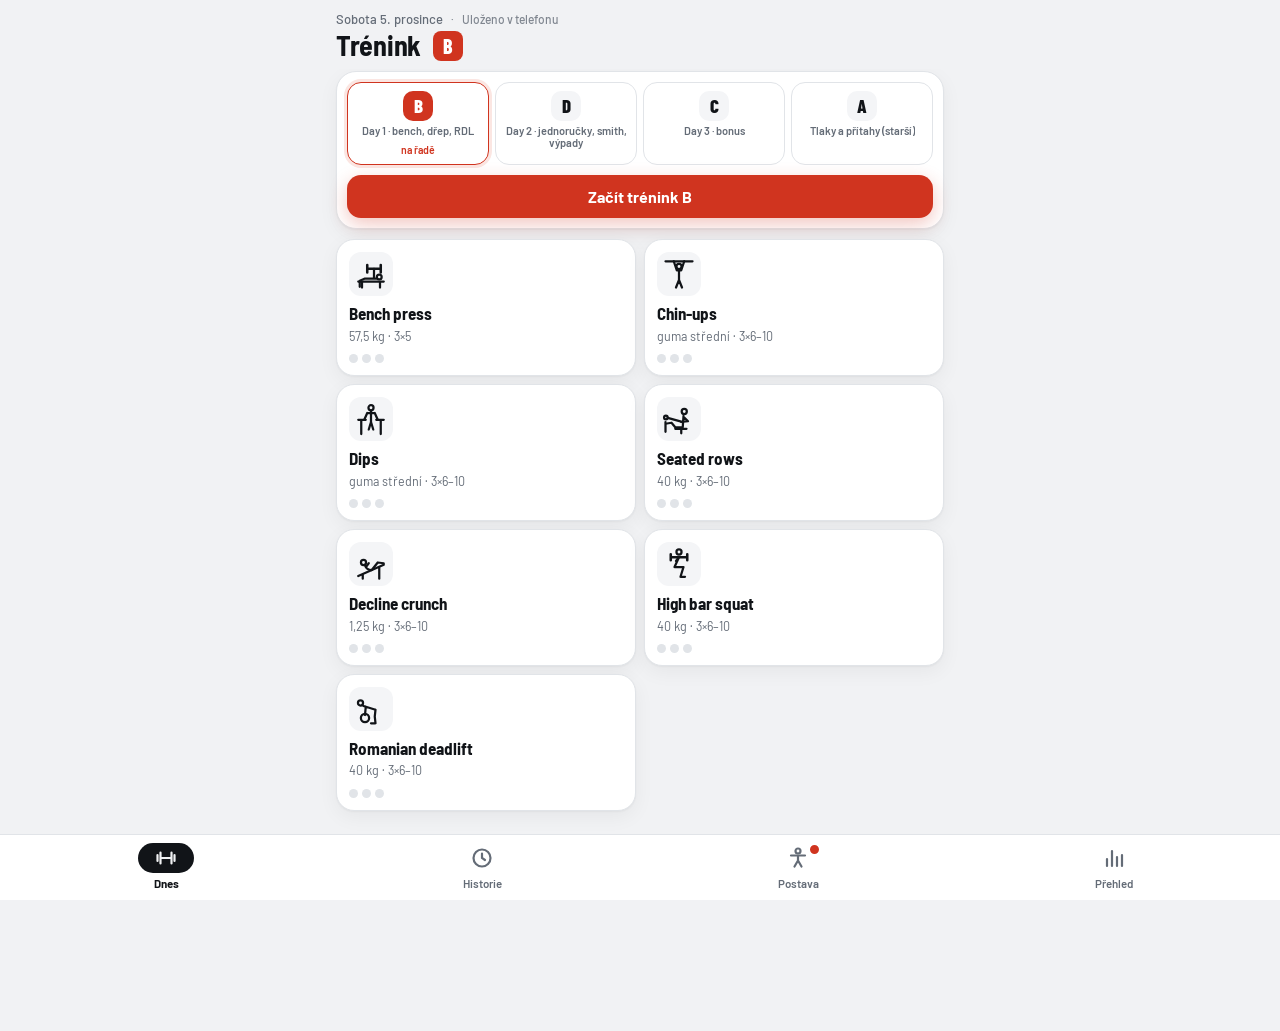
<file: docs/index.html>
<!doctype html>
<html lang="cs"><head><meta charset="utf-8">
<meta name="viewport" content="width=device-width,initial-scale=1,viewport-fit=cover">
<title>Trénink</title>
<meta name="description" content="Denisův tréninkový deník: série, váhy, míry postavy, přehledy a PDF reporty.">
<meta name="theme-color" content="#0f1215" media="(prefers-color-scheme: dark)">
<meta name="theme-color" content="#e9ecef" media="(prefers-color-scheme: light)">
<link rel="manifest" href="manifest.webmanifest">
<link rel="icon" href="icons/icon-192.png">
<link rel="apple-touch-icon" href="icons/apple-touch-icon.png">
<meta name="apple-mobile-web-app-capable" content="yes"><meta name="mobile-web-app-capable" content="yes">
<meta name="apple-mobile-web-app-status-bar-style" content="black-translucent">
<meta name="apple-mobile-web-app-title" content="Trénink">
<link rel="preconnect" href="https://fonts.googleapis.com"><link rel="preconnect" href="https://fonts.gstatic.com" crossorigin>
<link rel="stylesheet" href="https://fonts.googleapis.com/css2?family=Barlow+Condensed:wght@600;700;800&family=Barlow+Semi+Condensed:wght@600;700&family=Barlow:wght@400;500;600;700&display=swap">
<style>[hidden]{display:none!important}:root{padding-top:env(safe-area-inset-top,0px);padding-bottom:env(safe-area-inset-bottom,0px)}body{margin:0}img{max-width:100%}
/* Layout: one column of exercise cards (pictogram tile + name, big tappable set tiles, feeling row),
   sticky header with overall progress, rest timer docked at the bottom. */
:root {
  --bg: #f1f2f4;
  --surface: #ffffff;
  --sunken: #f4f5f7;
  --ink: #111418;
  --muted: #646c77;
  --line: #e1e4e8;
  --line-strong: #cdd2d8;
  --shadow: 0 1px 2px rgba(17, 20, 24, .04), 0 6px 20px rgba(17, 20, 24, .05);
  --semi: "Barlow Semi Condensed", "Barlow", system-ui, sans-serif;
  --accent: #d0341f;       /* 25 kg plate red: "teď na řadě" */
  --accent-soft: #fbe6e2;
  --accent-ink: #ffffff;
  --good: #17834a;         /* odcvičeno */
  --good-soft: #dcf1e4;
  --good-ink: #ffffff;
  --warn: #c98a00;
  --warn-soft: #fbefd0;
  --hard: #c2412d;
  --hard-soft: #f9e1dc;
  --p25: #d0341f; --p20: #2457b8; --p15: #e0b021; --p10: #2f8a4c; --p5: #f4f4f4; --p25s: #3a3f45; --p125: #9aa2ab;
  --display: "Barlow Condensed", "Arial Narrow", "Roboto Condensed", sans-serif;
  --body: "Barlow", system-ui, -apple-system, "Segoe UI", sans-serif;
}
@media (prefers-color-scheme: dark) {
  :root:not([data-theme="light"]) {
    --bg: #0b0d10; --surface: #15181d; --sunken: #1c2027; --ink: #f1f3f5; --muted: #98a1ac; --line: #262b33; --line-strong: #353b44; --shadow: 0 1px 2px rgba(0, 0, 0, .3), 0 8px 24px rgba(0, 0, 0, .25);
    --accent: #ff5d43; --accent-soft: #3a1914; --accent-ink: #1a0805;
    --good: #3fc97c; --good-soft: #143524; --good-ink: #06140c;
    --warn: #f2b52e; --warn-soft: #3a2d0c; --hard: #ff7a62; --hard-soft: #3d1b15;
    --p5: #d9dcdf; --p25s: #59616a; color-scheme: dark;
  }
}
:root[data-theme="dark"] {
  --bg: #0b0d10; --surface: #15181d; --sunken: #1c2027; --ink: #f1f3f5; --muted: #98a1ac; --line: #262b33; --line-strong: #353b44; --shadow: 0 1px 2px rgba(0, 0, 0, .3), 0 8px 24px rgba(0, 0, 0, .25);
  --accent: #ff5d43; --accent-soft: #3a1914; --accent-ink: #1a0805;
  --good: #3fc97c; --good-soft: #143524; --good-ink: #06140c;
  --warn: #f2b52e; --warn-soft: #3a2d0c; --hard: #ff7a62; --hard-soft: #3d1b15;
  --p5: #d9dcdf; --p25s: #59616a; color-scheme: dark;
}
* { box-sizing: border-box; }
[hidden] { display: none !important; }
body { background: var(--bg); color: var(--ink); font: 16px/1.45 var(--body); }
body::before { content: ""; position: fixed; inset: 0 0 auto; height: env(safe-area-inset-top, 0px); z-index: 10; background: var(--bg); }
button { font: inherit; color: inherit; cursor: pointer; -webkit-tap-highlight-color: transparent; }
button:focus-visible { outline: 3px solid var(--accent); outline-offset: 2px; }
svg { display: block; }
.wrap { max-width: 640px; margin: 0 auto; padding-left: max(16px, env(safe-area-inset-left, 0px)); padding-right: max(16px, env(safe-area-inset-right, 0px)); padding-block: 0 210px; }

/* header */
header.top { position: sticky; top: env(safe-area-inset-top, 0px); z-index: 5; background: var(--bg); padding-block: 14px 12px; display: flex; flex-direction: column; gap: 10px; }
.brand { display: flex; align-items: center; justify-content: space-between; gap: 12px; }
h1 { font: 800 32px/1 var(--display); letter-spacing: .01em; text-transform: uppercase; margin: 0; display: flex; align-items: center; gap: 8px; }
h1 .plan { background: var(--accent); color: var(--accent-ink); border-radius: 6px; padding: 2px 8px 0; font-size: 24px; }
.store { font-size: 12px; color: var(--muted); text-align: right; }
.progress { display: flex; align-items: center; gap: 10px; }
.progress .track { flex: 1; height: 10px; border-radius: 99px; background: var(--line); overflow: hidden; }
.progress .fill { height: 100%; background: var(--good); border-radius: 99px; transition: width .3s; }
.progress .num { font: 700 18px var(--display); font-variant-numeric: tabular-nums; min-width: 64px; text-align: right; }

main { display: flex; flex-direction: column; gap: 14px; padding-top: 4px; }
.intro { display: flex; flex-direction: column; gap: 12px; background: var(--surface); border-radius: 16px; padding: 16px; border: 1px solid var(--line); }
.intro p { margin: 0; color: var(--muted); }
.btn { border: 0; border-radius: 12px; padding: 15px 18px; font: 800 21px var(--display); text-transform: uppercase; letter-spacing: .06em; background: var(--accent); color: var(--accent-ink); }
.btn.good { background: var(--good); color: var(--good-ink); }
.btn.ghost { background: transparent; color: var(--muted); border: 1px solid var(--line); font-size: 16px; padding: 11px 14px; }
.btn.ghost.armed { color: var(--hard); border-color: var(--hard); }

/* exercise card */
.ex { background: var(--surface); border: 2px solid var(--line); border-radius: 16px; padding: 14px; display: flex; flex-direction: column; gap: 12px; position: relative; }
.ex.now { border-color: var(--accent); box-shadow: 0 0 0 4px var(--accent-soft); }
.ex.complete { border-color: var(--good); background: linear-gradient(var(--good-soft), var(--good-soft)) top / 100% 76px no-repeat, var(--surface); }
.ex-head { display: grid; grid-template-columns: 60px minmax(0, 1fr) auto; gap: 12px; align-items: center; }
.pic { width: 60px; height: 60px; border-radius: 14px; background: var(--sunken); color: var(--ink); display: grid; place-items: center; position: relative; }
.pic svg { width: 50px; height: 50px; }
.ex.now .pic { background: var(--accent); color: var(--accent-ink); }
.ex.complete .pic { background: var(--good); color: var(--good-ink); }
.pic .badge { position: absolute; right: -6px; bottom: -6px; width: 24px; height: 24px; border-radius: 50%; background: var(--surface); color: var(--good); border: 2px solid var(--good); display: grid; place-items: center; }
.pic .badge svg { width: 14px; height: 14px; }
.ex h2 { font: 800 25px/1 var(--display); text-transform: uppercase; margin: 0; letter-spacing: .02em; }
.ex .sub { font-size: 14px; color: var(--muted); margin-top: 3px; font-variant-numeric: tabular-nums; }
.tag { font: 700 13px var(--display); letter-spacing: .1em; text-transform: uppercase; border-radius: 99px; padding: 4px 10px 3px; white-space: nowrap; }
.tag.now { background: var(--accent); color: var(--accent-ink); }
.tag.done { background: var(--good); color: var(--good-ink); }
.tag.left { background: var(--sunken); color: var(--muted); }
.hint { font-size: 14px; color: var(--muted); margin: 0; }
.hint b { color: var(--ink); font-weight: 700; }
.hint.up b { color: var(--good); }
.load { display: flex; align-items: center; gap: 12px; flex-wrap: wrap; }
.step { display: inline-flex; align-items: center; border: 1px solid var(--line); border-radius: 12px; overflow: hidden; background: var(--sunken); }
.step button { border: 0; background: transparent; width: 44px; height: 44px; font-size: 22px; font-weight: 700; }
.step .val { min-width: 90px; text-align: center; font: 800 24px var(--display); font-variant-numeric: tabular-nums; padding: 0 4px; }
.bands { display: flex; gap: 6px; flex-wrap: wrap; }
.bands button { border: 1px solid var(--line); background: var(--sunken); border-radius: 99px; padding: 7px 13px; font-size: 14px; font-weight: 600; }
.bands button[aria-pressed="true"] { background: var(--ink); color: var(--bg); border-color: var(--ink); }
.plates { display: flex; align-items: center; gap: 2px; height: 36px; }
.plates .bar { width: 22px; height: 6px; background: var(--muted); border-radius: 2px; }
.plates i { display: block; width: 9px; border-radius: 2px; border: 1px solid rgba(0,0,0,.25); }
.plates small { margin-left: 8px; font-size: 12px; color: var(--muted); }

/* sets */
.sets { display: grid; grid-template-columns: repeat(3, minmax(0, 1fr)); gap: 10px; }
.set { display: flex; flex-direction: column; gap: 6px; }
.tile { border: 2px dashed var(--line); background: var(--sunken); border-radius: 14px; padding: 10px 4px 8px; display: flex; flex-direction: column; align-items: center; gap: 2px; min-height: 92px; justify-content: center; }
.tile .n { font-size: 11px; letter-spacing: .12em; text-transform: uppercase; color: var(--muted); font-weight: 600; }
.tile .r { font: 800 34px/1 var(--display); font-variant-numeric: tabular-nums; color: var(--muted); }
.tile .cta { font-size: 12px; color: var(--muted); }
.tile.next { border-style: solid; border-color: var(--accent); background: var(--surface); }
.tile.next .r { color: var(--ink); }
.tile.next .cta { color: var(--accent); font-weight: 700; }
.tile.is-done { border: 2px solid var(--good); background: var(--good); color: var(--good-ink); }
.tile.is-done .n, .tile.is-done .r, .tile.is-done .cta { color: var(--good-ink); }
.tile.is-done .cta { display: flex; align-items: center; gap: 4px; font-weight: 700; }
.tile.is-done .cta svg { width: 14px; height: 14px; }
.tile.static { min-height: 70px; }
.tile .w { font-size: 13px; font-weight: 600; color: var(--muted); font-variant-numeric: tabular-nums; }
.tile .w.odd { color: var(--accent); }
.tile.is-done .w, .tile.is-done .w.odd { color: var(--good-ink); }
.mini { display: grid; grid-template-columns: 32px minmax(0, 1fr) 32px; align-items: center; border: 1px solid var(--line); border-radius: 10px; overflow: hidden; background: var(--surface); }
.mini button { border: 0; background: var(--sunken); height: 34px; font-size: 18px; font-weight: 700; color: var(--ink); }
.mini span { text-align: center; font-size: 12px; color: var(--muted); white-space: nowrap; overflow: hidden; }
.load-row { display: flex; align-items: center; gap: 12px; flex-wrap: wrap; }
.band-row { display: flex; align-items: center; gap: 10px; flex-wrap: wrap; }
.q { font: 700 14px var(--display); text-transform: uppercase; letter-spacing: .1em; color: var(--muted); }
.load { flex-direction: column; align-items: stretch; }

/* feeling */
.feel { display: flex; flex-direction: column; gap: 6px; border-top: 1px solid var(--line); padding-top: 10px; }
.feel .q { font: 700 14px var(--display); text-transform: uppercase; letter-spacing: .1em; color: var(--muted); }
.faces { display: grid; grid-template-columns: repeat(3, minmax(0, 1fr)); gap: 8px; }
.faces button { border: 2px solid var(--line); background: var(--surface); border-radius: 12px; padding: 8px 4px; display: flex; align-items: center; justify-content: center; gap: 6px; font-weight: 600; font-size: 14px; color: var(--muted); }
.faces svg { width: 26px; height: 26px; }
.faces button[data-f="easy"][aria-pressed="true"] { border-color: var(--good); background: var(--good-soft); color: var(--good); }
.faces button[data-f="ok"][aria-pressed="true"] { border-color: var(--warn); background: var(--warn-soft); color: var(--warn); }
.faces button[data-f="hard"][aria-pressed="true"] { border-color: var(--hard); background: var(--hard-soft); color: var(--hard); }
.faces button[aria-pressed="true"] { font-weight: 700; }

.finish { display: flex; flex-direction: column; gap: 8px; }
.ex { scroll-margin-top: 150px; }
.set-tools { display: flex; gap: 14px; flex-wrap: wrap; margin-top: -4px; }
.hint.warm { font-size: 13px; }
.hint.err { color: var(--hard); font-weight: 600; }
.btn.add { background: var(--surface); color: var(--ink); border: 2px dashed var(--line); }
.addbox { border-style: dashed; }
.chips { display: flex; flex-wrap: wrap; gap: 6px; align-items: center; }
.chips .q { width: 100%; }
.chip { border: 1px solid var(--line); background: var(--sunken); border-radius: 99px; padding: 7px 12px; font-size: 14px; font-weight: 600; }
.field { display: flex; flex-direction: column; gap: 6px; }
.field input { font: 600 18px var(--body); color: var(--ink); background: var(--sunken); border: 1px solid var(--line); border-radius: 12px; padding: 10px 12px; width: 100%; min-width: 0; }
.load-row .field input { width: 150px; }
.field input:focus-visible { outline: 3px solid var(--accent); outline-offset: 1px; }
/* body */
.card { background: var(--surface); border: 1px solid var(--line); border-radius: 16px; padding: 14px; display: flex; flex-direction: column; gap: 12px; }
.card h2 { font: 800 24px/1.05 var(--display); text-transform: uppercase; margin: 0; }
.card-head { display: flex; justify-content: space-between; align-items: center; gap: 10px; flex-wrap: wrap; }
.nav { display: flex; align-items: center; gap: 6px; }
.nav button { border: 1px solid var(--line); background: var(--sunken); border-radius: 10px; width: 40px; height: 40px; font-size: 20px; font-weight: 700; }
.nav button:disabled { opacity: .35; cursor: default; }
.banner { display: flex; align-items: center; justify-content: space-between; gap: 10px; background: var(--warn-soft); border: 1px solid var(--warn); border-radius: 14px; padding: 10px 12px; font-size: 14px; font-weight: 600; }
.banner button { border: 0; background: var(--ink); color: var(--bg); border-radius: 9px; padding: 8px 12px; font: 700 15px var(--display); text-transform: uppercase; white-space: nowrap; }
.weight { display: flex; align-items: flex-end; gap: 12px; flex-wrap: wrap; }
.figure { display: grid; grid-template-columns: 110px minmax(0, 1fr); gap: 12px; align-items: start; }
.figure svg { width: 110px; height: auto; }
.figure .sil { fill: var(--sunken); stroke: var(--line); }
.figure .tape { stroke: var(--accent); stroke-width: 2; stroke-dasharray: 4 3; }
.figure .bd circle { fill: var(--accent); }
.figure .bd text { fill: var(--accent-ink); font: 700 8.5px var(--body); }
.meas { display: flex; flex-direction: column; gap: 7px; min-width: 0; }
.m { display: grid; grid-template-columns: 22px minmax(0, 1fr) 74px; gap: 8px; align-items: center; }
.m .no { width: 22px; height: 22px; border-radius: 50%; background: var(--accent); color: var(--accent-ink); font: 700 12px var(--body); display: grid; place-items: center; }
.m label { font-size: 14px; font-weight: 600; line-height: 1.15; min-width: 0; }
.m label small { display: block; font-weight: 500; color: var(--muted); font-size: 11.5px; font-variant-numeric: tabular-nums; }
.m input, .weight input { color: var(--ink); background: var(--sunken); border: 1px solid var(--line); border-radius: 10px; padding: 8px; width: 100%; min-width: 0; font-variant-numeric: tabular-nums; }
.m input { font: 700 18px var(--body); text-align: right; }
.weight input { font: 800 30px var(--display); width: 130px; }
.m input:focus-visible, .weight input:focus-visible { outline: 3px solid var(--accent); outline-offset: 1px; }
.gain { color: var(--good); font-weight: 700; } .loss { color: var(--hard); font-weight: 700; }
.scroll { overflow-x: auto; }
table.t { width: 100%; border-collapse: collapse; font-size: 13px; font-variant-numeric: tabular-nums; }
table.t th { font: 700 12px var(--display); text-transform: uppercase; letter-spacing: .06em; color: var(--muted); text-align: right; padding: 4px 6px; white-space: nowrap; }
table.t td { border-top: 1px solid var(--line); padding: 6px; text-align: right; white-space: nowrap; }
table.t th:first-child, table.t td:first-child { text-align: left; }
/* overview */
.seg { display: inline-grid; grid-template-columns: 1fr 1fr; border: 1px solid var(--line); border-radius: 10px; overflow: hidden; }
.seg button { border: 0; background: var(--surface); padding: 9px 16px; font: 700 15px var(--display); text-transform: uppercase; letter-spacing: .06em; color: var(--muted); }
.seg button[aria-pressed="true"] { background: var(--ink); color: var(--bg); }
.period { font: 700 20px var(--display); text-transform: uppercase; }
.tiles { display: grid; grid-template-columns: repeat(3, minmax(0, 1fr)); gap: 8px; }
.tile2 { background: var(--sunken); border-radius: 12px; padding: 10px; display: flex; flex-direction: column; gap: 2px; min-width: 0; }
.tile2 .n { font-size: 11px; text-transform: uppercase; letter-spacing: .08em; color: var(--muted); font-weight: 600; }
.tile2 .v { font: 800 23px/1.05 var(--display); font-variant-numeric: tabular-nums; }
.tile2 .d { font-size: 11.5px; color: var(--muted); font-variant-numeric: tabular-nums; }
.feelbar { display: flex; height: 12px; border-radius: 99px; overflow: hidden; background: var(--line); }
.feelbar i { display: block; height: 100%; }
.legend { display: flex; gap: 12px; flex-wrap: wrap; font-size: 13px; }
.legend span { display: inline-flex; align-items: center; gap: 4px; }
.legend svg { width: 18px; height: 18px; }
.chart svg { width: 100%; height: auto; }
.chart .bar { fill: var(--accent); }
.chart .grid { stroke: var(--line); }
.chart text { fill: var(--muted); font: 600 10px var(--body); }
.chart text.vl { fill: var(--ink); font-weight: 700; }
.pdfs { display: grid; grid-template-columns: 1fr 1fr; gap: 8px; }
.pdfs .btn { font-size: 17px; padding: 12px 10px; }
.add-actions { display: grid; grid-template-columns: 2fr 1fr; gap: 8px; }

/* timer */
.timer { position: fixed; left: 0; right: 0; bottom: 0; z-index: 8; background: var(--ink); color: var(--bg); padding-block: 12px calc(12px + env(safe-area-inset-bottom, 0px)); padding-left: max(16px, env(safe-area-inset-left, 0px)); padding-right: max(16px, env(safe-area-inset-right, 0px)); }
.timer .in { max-width: 640px; margin: 0 auto; display: flex; align-items: center; gap: 12px; }
.timer .t { font: 800 40px/1 var(--display); font-variant-numeric: tabular-nums; min-width: 94px; }
.timer .t.over { color: var(--accent); }
.timer .what { flex: 1; min-width: 0; font-size: 13px; opacity: .8; }
.timer button { background: transparent; color: var(--bg); border: 1px solid currentColor; border-radius: 9px; padding: 9px 11px; font: 700 15px var(--display); text-transform: uppercase; }

/* history */
.sec { font: 700 14px var(--display); text-transform: uppercase; letter-spacing: .12em; color: var(--muted); margin: 6px 0 0; }
.prs { display: grid; grid-template-columns: repeat(auto-fill, minmax(150px, 1fr)); gap: 8px; }
.pr { background: var(--surface); border: 1px solid var(--line); border-radius: 12px; padding: 10px; display: grid; grid-template-columns: 34px minmax(0, 1fr); gap: 8px; align-items: center; }
.pr svg { width: 34px; height: 34px; color: var(--muted); }
.pr .n { font-size: 12px; color: var(--muted); text-transform: uppercase; letter-spacing: .05em; }
.pr .v { font: 700 19px var(--display); font-variant-numeric: tabular-nums; }
.hist { display: flex; flex-direction: column; gap: 10px; }
.day { background: var(--surface); border: 1px solid var(--line); border-radius: 14px; padding: 12px 14px; display: flex; flex-direction: column; gap: 6px; }
.day-head { display: flex; justify-content: space-between; align-items: baseline; gap: 8px; }
.day h3 { margin: 0; font: 700 21px var(--display); text-transform: uppercase; }
.row { display: grid; grid-template-columns: 26px minmax(0, 1fr) auto 22px; gap: 8px; align-items: center; border-top: 1px solid var(--line); padding-top: 5px; font-size: 14px; font-variant-numeric: tabular-nums; }
.row svg.ic { width: 26px; height: 26px; color: var(--muted); }
.row .val { color: var(--muted); text-align: right; }
.row .fc svg { width: 20px; height: 20px; }
.fc.easy { color: var(--good); } .fc.ok { color: var(--warn); } .fc.hard { color: var(--hard); }
.linkbtn { border: 0; background: none; color: var(--muted); font-size: 13px; text-decoration: underline; padding: 4px; }
.linkbtn.danger { color: var(--hard); }
.empty { color: var(--muted); padding: 24px 0; text-align: center; }
.toast { position: fixed; left: 50%; transform: translateX(-50%); bottom: calc(96px + env(safe-area-inset-bottom, 0px)); background: var(--good); color: var(--good-ink); padding: 10px 16px; border-radius: 10px; font-weight: 700; z-index: 9; }
@media (prefers-reduced-motion: no-preference) {
  .tile, .ex, .faces button { transition: background .15s, border-color .15s, box-shadow .15s; }
  .tile.pop { animation: pop .28s ease-out; }
  @keyframes pop { 40% { transform: scale(1.06); } }
}
.filebtn { display: flex; align-items: center; justify-content: center; text-align: center; cursor: pointer; }
.plans { display: grid; grid-template-columns: repeat(2, minmax(0, 1fr)); gap: 8px; }
.plans button { border: 2px solid var(--line); background: var(--sunken); border-radius: 14px; padding: 10px 8px; display: flex; flex-direction: column; align-items: flex-start; gap: 2px; text-align: left; min-width: 0; }
.plans b { font: 800 30px/1 var(--display); }
.plans span { font-size: 12.5px; line-height: 1.2; color: var(--muted); font-weight: 600; }
.plans i { font-style: normal; font: 700 11px var(--display); text-transform: uppercase; letter-spacing: .08em; color: var(--accent); margin-top: 2px; }
.plans button[aria-pressed="true"] { border-color: var(--ink); background: var(--ink); color: var(--bg); }
.plans button[aria-pressed="true"] span, .plans button[aria-pressed="true"] i { color: var(--bg); }
.hint.setup { color: var(--ink); background: var(--sunken); border-radius: 10px; padding: 8px 10px; font-size: 13.5px; }
.sets { grid-template-columns: repeat(auto-fill, minmax(96px, 1fr)); }
#errbar { position: fixed; left: 8px; right: 8px; top: calc(8px + env(safe-area-inset-top, 0px)); z-index: 50; background: var(--hard); color: #fff; font: 600 13px/1.35 var(--body); padding: 10px 12px; border-radius: 10px; word-break: break-word; }
.note { display: flex; flex-direction: column; gap: 6px; }
.note textarea { font: 500 15px/1.4 var(--body); color: var(--ink); background: var(--sunken); border: 1px solid var(--line); border-radius: 10px; padding: 8px 10px; resize: vertical; min-height: 44px; width: 100%; }
.note textarea:focus-visible { outline: 3px solid var(--accent); outline-offset: 1px; }
.hint.prevnote { background: var(--warn-soft); border-radius: 10px; padding: 8px 10px; color: var(--ink); font-size: 13.5px; }
.rownote { margin: -2px 0 2px 34px; font-size: 13px; color: var(--muted); font-style: italic; }

/* ---- v2 look: bottom tab bar, set rows, folded finished exercises ---- */
.tabs { position: fixed; left: 0; right: 0; bottom: 0; z-index: 9; display: grid; grid-template-columns: repeat(4, minmax(0, 1fr)); background: var(--surface); border-top: 1px solid var(--line); padding-top: 6px; padding-bottom: calc(6px + env(safe-area-inset-bottom, 0px)); padding-left: max(8px, env(safe-area-inset-left, 0px)); padding-right: max(8px, env(safe-area-inset-right, 0px)); box-shadow: 0 -6px 24px rgba(0, 0, 0, .06); }
.tabs button { border: 0; background: transparent; display: flex; flex-direction: column; align-items: center; gap: 3px; padding: 2px 0 4px; font: 600 11.5px var(--body); color: var(--muted); }
.tabs .ic { display: grid; place-items: center; width: 56px; height: 30px; border-radius: 99px; }
.tabs svg { width: 24px; height: 24px; }
.tabs button[aria-selected="true"] { color: var(--ink); font-weight: 700; }
.tabs button[aria-selected="true"] .ic { background: var(--accent); color: var(--accent-ink); }
header.top { padding-block: 16px 12px; }
.timer { left: 10px; right: 10px; bottom: calc(74px + env(safe-area-inset-bottom, 0px)); border-radius: 18px; padding-block: 10px; padding-left: 16px; padding-right: 12px; box-shadow: 0 10px 30px rgba(0, 0, 0, .28); }
.toast { bottom: calc(160px + env(safe-area-inset-bottom, 0px)); }
.ex { border-width: 1px; box-shadow: 0 1px 2px rgba(0, 0, 0, .05); }
.ex.now { border-width: 2px; }
.srows { display: flex; flex-direction: column; gap: 6px; --cols: 28px minmax(0, 1fr) minmax(0, 1fr) 50px; }
.shead { display: grid; grid-template-columns: var(--cols); gap: 8px; padding: 0 6px; font: 700 11px var(--display); text-transform: uppercase; letter-spacing: .1em; color: var(--muted); }
.shead span:first-child { text-align: center; }
.srow { display: grid; grid-template-columns: var(--cols); gap: 8px; align-items: center; padding: 6px; border-radius: 14px; background: var(--sunken); border: 2px solid transparent; }
.srow .sn { font: 800 21px var(--display); text-align: center; color: var(--muted); font-variant-numeric: tabular-nums; }
.nstep { display: grid; grid-template-columns: 34px minmax(0, 1fr) 34px; align-items: center; height: 44px; background: var(--surface); border: 1px solid var(--line); border-radius: 11px; overflow: hidden; }
.nstep button { border: 0; background: transparent; height: 100%; font-size: 21px; font-weight: 700; color: var(--muted); }
.nstep button:active { background: var(--sunken); }
.nstep b { text-align: center; font: 800 23px/1 var(--display); font-variant-numeric: tabular-nums; min-width: 0; }
.nstep.odd b { color: var(--accent); }
.chk { width: 50px; height: 44px; border-radius: 12px; border: 2px solid var(--line); background: var(--surface); color: var(--line); display: grid; place-items: center; }
.chk svg { width: 26px; height: 26px; }
.srow.next { background: var(--surface); border-color: var(--accent); }
.srow.next .sn { color: var(--accent); }
.srow.next .chk { border-color: var(--accent); color: var(--accent); }
.srow.done { background: var(--good-soft); }
.srow.done .sn { color: var(--good); }
.srow.done .nstep { background: transparent; border-color: transparent; }
.srow.done .chk { background: var(--good); border-color: var(--good); color: var(--good-ink); }
.ex.folded { padding: 0; overflow: hidden; }
.fold { width: 100%; border: 0; background: var(--good-soft); display: grid; grid-template-columns: 52px minmax(0, 1fr) auto 18px; gap: 12px; align-items: center; padding: 10px 14px 10px 10px; text-align: left; }
.fold .pic { width: 52px; height: 52px; border-radius: 12px; background: var(--good); color: var(--good-ink); }
.fold .pic > svg { width: 42px; height: 42px; }
.fold .pic { position: relative; display: grid; place-items: center; }
.fold-t { display: flex; flex-direction: column; min-width: 0; }
.fold .nm { font: 800 21px/1.05 var(--display); text-transform: uppercase; letter-spacing: .02em; }
.fold .sub { font-size: 13.5px; color: var(--muted); margin-top: 3px; overflow: hidden; text-overflow: ellipsis; white-space: nowrap; }
.fold .fc svg { width: 26px; height: 26px; }
.fold .chev { font-size: 26px; color: var(--muted); line-height: 1; }
button.tag { border: 0; cursor: pointer; }
.ex.complete { background: var(--surface); }
.load-row .hint { font-size: 13px; }
.note textarea { min-height: 42px; }
@media (prefers-reduced-motion: no-preference) { .srow { transition: background .15s, border-color .15s; } .srow.pop { animation: pop .28s ease-out; } }

/* ---- v3: calmer, more polished ---- */
html { -webkit-text-size-adjust: 100%; }
html, body, button, input, textarea, label, a { touch-action: manipulation; }
body { -webkit-font-smoothing: antialiased; }
.wrap { padding-block: 0 220px; }
header.top { padding-block: 18px 14px; background: var(--bg); gap: 6px; }
.brand { align-items: center; }
.titles { display: flex; flex-direction: column; gap: 2px; min-width: 0; }
.eyebrow { margin: 0; display: flex; gap: 8px; align-items: baseline; flex-wrap: wrap; font-size: 13px; color: var(--muted); font-weight: 500; }
.eyebrow #hdate::first-letter { text-transform: uppercase; }
.eyebrow .store { font-size: 12px; opacity: .8; }
.eyebrow .store::before { content: "·"; margin-right: 8px; }
h1 { font: 700 34px/1.05 var(--semi); text-transform: none; letter-spacing: -.01em; }
h1 .plan { display: inline-grid; place-items: center; min-width: 36px; height: 36px; padding: 0 8px; margin-left: 4px; border-radius: 10px; font: 800 24px/1 var(--display); vertical-align: 3px; }
.ring { position: relative; width: 64px; height: 64px; flex: none; }
.ring svg { width: 64px; height: 64px; transform: rotate(-90deg); }
.ring circle { fill: none; stroke-width: 4.5; }
.ring .rt { stroke: var(--line); }
.ring .rf { stroke: var(--good); stroke-linecap: round; transition: stroke-dasharray .4s ease; }
.ring .rn { position: absolute; inset: 0; display: flex; flex-direction: column; align-items: center; justify-content: center; line-height: 1; }
.ring b { font: 800 17px var(--display); font-variant-numeric: tabular-nums; }
.ring small { font-size: 10px; color: var(--muted); margin-top: 2px; }
main { gap: 12px; }
.ex, .card, .intro, .day { border: 1px solid var(--line); border-radius: 20px; box-shadow: var(--shadow); }
.ex { padding: 16px; gap: 14px; }
.ex.now { border: 1.5px solid var(--accent); box-shadow: 0 0 0 4px var(--accent-soft), var(--shadow); }
.ex.complete { border-color: var(--line); }
.ex-head { grid-template-columns: 48px minmax(0, 1fr) auto; gap: 12px; }
.pic { width: 48px; height: 48px; border-radius: 14px; }
.pic svg { width: 40px; height: 40px; }
.ex h2, .card h2, .fold .nm, .day h3 { font: 700 21px/1.1 var(--semi); text-transform: none; letter-spacing: -.005em; }
.card h2 { font-size: 22px; }
.ex .sub { font-size: 13.5px; margin-top: 2px; }
.tag { font: 600 12.5px var(--body); text-transform: none; letter-spacing: 0; padding: 5px 10px; }
.tag.left { background: var(--sunken); color: var(--muted); }
.hint.setup, .hint.prevnote { border-radius: 12px; padding: 9px 12px; }
.hint.setup { background: var(--sunken); border: 1px solid var(--line); }
.step { border-radius: 14px; background: var(--sunken); border-color: var(--line); }
.step button { width: 46px; height: 46px; color: var(--muted); }
.step .val { font: 800 24px var(--display); }
.bands button { border-color: var(--line); background: var(--surface); font-weight: 600; padding: 7px 14px; }
.btn { font: 700 17px var(--body); text-transform: none; letter-spacing: 0; border-radius: 14px; padding: 15px 18px; box-shadow: 0 6px 18px color-mix(in srgb, var(--accent) 28%, transparent); }
.btn.good { box-shadow: 0 6px 18px color-mix(in srgb, var(--good) 28%, transparent); }
.btn.ghost, .btn.add { box-shadow: none; font-size: 15px; }
.btn.add { border: 1.5px dashed var(--line-strong); }
.q, .shead, .tile2 .n, .sec { font: 700 11px var(--body); letter-spacing: .09em; text-transform: uppercase; color: var(--muted); }
.srow { border-radius: 14px; padding: 6px; }
.srow .sn { font-size: 20px; }
.nstep { border-color: var(--line); border-radius: 12px; }
.chk { border-radius: 12px; border-width: 1.5px; border-color: var(--line-strong); }
.faces button { border-width: 1.5px; border-color: var(--line); border-radius: 12px; font-size: 13.5px; }
.note textarea { font-size: 16px; border-radius: 12px; }
.plans { gap: 10px; }
.plans button { border: 1.5px solid var(--line); background: var(--surface); border-radius: 16px; padding: 12px; gap: 4px; }
.plans b { display: grid; place-items: center; width: 34px; height: 34px; border-radius: 10px; background: var(--sunken); font: 800 22px/1 var(--display); }
.plans span { font-size: 13px; }
.plans i { font: 600 11.5px var(--body); text-transform: none; letter-spacing: 0; }
.plans button[aria-pressed="true"] { background: var(--surface); color: var(--ink); border-color: var(--accent); box-shadow: 0 0 0 3px var(--accent-soft); }
.plans button[aria-pressed="true"] b { background: var(--accent); color: var(--accent-ink); }
.plans button[aria-pressed="true"] span { color: var(--muted); }
.plans button[aria-pressed="true"] i { color: var(--accent); }
.intro { padding: 16px; gap: 14px; }
.intro p { font-size: 14px; }
.banner { border-radius: 16px; font-size: 13.5px; font-weight: 500; }
.banner button { font: 700 13px var(--body); text-transform: none; border-radius: 10px; }
.fold { padding: 12px 14px 12px 12px; grid-template-columns: 48px minmax(0, 1fr) auto 14px; }
.fold .pic { width: 48px; height: 48px; }
.fold .pic > svg { width: 38px; height: 38px; }
.ex.folded { box-shadow: none; border-color: color-mix(in srgb, var(--good) 35%, var(--line)); }
.tabs { background: var(--surface); background: color-mix(in srgb, var(--surface) 95%, transparent); -webkit-backdrop-filter: saturate(1.6) blur(18px); backdrop-filter: saturate(1.6) blur(18px); box-shadow: none; }
.tabs button { font-size: 11.5px; }
.tabs button[aria-selected="true"] .ic { background: var(--ink); color: var(--bg); }
.timer { overflow: hidden; padding-top: 14px; }
.tbar { position: absolute; left: 0; right: 0; top: 0; height: 4px; background: rgba(127, 127, 127, .25); }
.tbar i { display: block; height: 100%; background: var(--good); transform-origin: left; transform: scaleX(1); transition: transform .25s linear; }
.timer .t.over ~ .what { opacity: 1; }
.timer button { font: 700 13px var(--body); text-transform: none; border-radius: 10px; }
.seg button, .period { text-transform: none; letter-spacing: 0; }
.seg button { font: 600 14px var(--body); }
.period { font: 700 20px var(--semi); }
.tile2 { border-radius: 14px; }
.tile2 .v { font-size: 24px; }
.day { padding: 14px 16px; }
.toast { border-radius: 12px; box-shadow: var(--shadow); }
@media (prefers-reduced-motion: reduce) { .ring .rf, .tbar i { transition: none; } }
.pr { border-radius: 16px; border-color: var(--line); box-shadow: var(--shadow); padding: 10px 12px; }
.pr .n { text-transform: none; letter-spacing: 0; font-size: 13px; line-height: 1.2; }
.pr .v { font-size: 21px; }
.pr svg { width: 32px; height: 32px; }

/* ---- accordion: one open exercise, the rest as rows ---- */
.exlist { display: flex; flex-direction: column; gap: 8px; }
.ex.row-ex { padding: 0; overflow: hidden; box-shadow: none; border-radius: 16px; }
.row-ex .fold { background: var(--surface); grid-template-columns: 44px minmax(0, 1fr) auto 14px; gap: 12px; padding: 10px 14px 10px 10px; }
.row-ex .pic { width: 44px; height: 44px; border-radius: 12px; background: var(--sunken); color: var(--ink); position: relative; display: grid; place-items: center; }
.row-ex .pic > svg { width: 34px; height: 34px; }
.row-ex .nm { font: 700 18px/1.1 var(--semi); text-transform: none; letter-spacing: 0; }
.row-ex .sub { font-size: 13px; }
.row-ex .cnt { font: 600 12.5px var(--body); color: var(--muted); background: var(--sunken); border-radius: 99px; padding: 4px 10px; white-space: nowrap; font-variant-numeric: tabular-nums; }
.row-ex .cnt.now { background: var(--accent); color: var(--accent-ink); }
.row-ex.now { border-color: var(--accent); }
.row-ex.done { border-color: color-mix(in srgb, var(--good) 35%, var(--line)); }
.row-ex.done .fold { background: var(--good-soft); }
.row-ex.done .pic { background: var(--good); color: var(--good-ink); }
.row-ex.todo .nm { color: var(--ink); }
.row-ex.part .cnt { background: var(--warn-soft); color: var(--warn); }
.headr { display: flex; align-items: center; gap: 6px; }
.close { border: 1px solid var(--line); background: var(--sunken); color: var(--muted); width: 34px; height: 34px; border-radius: 10px; font-size: 18px; line-height: 1; display: grid; place-items: center; }
.ex:not(.row-ex) { scroll-margin-top: 120px; }
.row-ex { scroll-margin-top: 120px; }

/* ---- compact: the open exercise fits one screen ---- */
header.top { padding-block: 10px 8px; }
h1 { font-size: 28px; }
h1 .plan { min-width: 30px; height: 30px; font-size: 20px; border-radius: 8px; }
.ring, .ring svg { width: 52px; height: 52px; }
.ring b { font-size: 15px; }
.ring small { font-size: 9px; }
main { gap: 10px; padding-top: 2px; }
.exlist { gap: 6px; }
.row-ex .fold { padding: 7px 12px 7px 8px; grid-template-columns: 38px minmax(0, 1fr) auto 12px; gap: 10px; }
.row-ex .pic { width: 38px; height: 38px; border-radius: 10px; }
.row-ex .pic > svg { width: 30px; height: 30px; }
.row-ex .nm { font-size: 16.5px; }
.row-ex .sub { font-size: 12.5px; margin-top: 1px; }
.row-ex .cnt { font-size: 12px; padding: 3px 9px; }
.ex.open { padding: 12px; gap: 10px; }
.ex.open .ex-head { grid-template-columns: 40px minmax(0, 1fr) auto; gap: 10px; }
.ex.open .pic { width: 40px; height: 40px; border-radius: 11px; }
.ex.open .pic svg { width: 32px; height: 32px; }
.ex.open h2 { font-size: 19px; }
.ex.open .sub { font-size: 12.5px; margin-top: 0; }
.close { width: 30px; height: 30px; font-size: 15px; }
.tag { padding: 4px 9px; font-size: 12px; }
.info { margin: -2px 0 0; font-size: 12.5px; line-height: 1.4; color: var(--muted); }
.info b { color: var(--ink); }
.info .upn b { color: var(--good); }
.info .pn { color: var(--warn); font-weight: 600; }
.load-row { gap: 10px; flex-wrap: nowrap; }
.step { flex: none; }
.step button { width: 40px; height: 40px; font-size: 20px; }
.step .val { min-width: 92px; font-size: 21px; }
.loadnote { font-size: 12px; color: var(--muted); min-width: 0; }
.bands { gap: 5px; }
.bands button { padding: 5px 10px; font-size: 12.5px; }
.srows { gap: 5px; --cols: 22px minmax(0, 1fr) minmax(0, 1fr) 44px; }
.shead { font-size: 10px; padding: 0 4px; gap: 6px; }
.srow { padding: 4px; gap: 6px; border-radius: 12px; }
.srow .sn { font-size: 17px; }
.nstep { height: 38px; grid-template-columns: 32px minmax(0, 1fr) 32px; border-radius: 10px; }
.nstep button { font-size: 19px; }
.nstep b { font-size: 20px; }
.chk { width: 44px; height: 38px; border-radius: 10px; }
.chk svg { width: 22px; height: 22px; }
.exfoot { display: flex; align-items: center; justify-content: space-between; gap: 8px; flex-wrap: wrap; }
.tools { display: flex; gap: 6px; flex-wrap: wrap; }
.pill { border: 1px solid var(--line); background: var(--sunken); color: var(--ink); border-radius: 99px; padding: 6px 11px; font: 600 12.5px var(--body); }
.pill.danger { color: var(--hard); }
.faces.mini { display: flex; gap: 4px; }
.faces.mini button { width: 38px; height: 34px; padding: 0; border-radius: 10px; display: grid; place-items: center; }
.faces.mini svg { width: 22px; height: 22px; }
.notebox { font: 500 16px/1.35 var(--body); color: var(--ink); background: var(--sunken); border: 1px solid var(--line); border-radius: 10px; padding: 8px 10px; width: 100%; resize: vertical; min-height: 40px; }
.notebox:focus-visible { outline: 3px solid var(--accent); outline-offset: 1px; }
.plans { grid-template-columns: repeat(4, minmax(0, 1fr)); gap: 6px; }
.plans button { padding: 8px 6px; align-items: center; text-align: center; border-radius: 14px; }
.plans b { width: 30px; height: 30px; font-size: 19px; }
.plans span { font-size: 11px; line-height: 1.15; display: -webkit-box; -webkit-line-clamp: 2; -webkit-box-orient: vertical; overflow: hidden; }
.plans i { font-size: 10.5px; }
.intro { padding: 10px; gap: 10px; }
.btn { padding: 12px 16px; font-size: 16px; }
.tabs button { position: relative; }
.tabs button.due .ic::after { content: ""; position: absolute; top: 2px; left: calc(50% + 10px); width: 9px; height: 9px; border-radius: 50%; background: var(--accent); border: 2px solid var(--surface); }
.bands.one { flex-wrap: nowrap; align-items: center; gap: 4px; }
.bands.one .q { margin-right: 4px; font-size: 10px; }
.bands.one button { flex: 1; padding: 6px 4px; text-align: center; }
.exfoot { flex-wrap: nowrap; }
.tools { gap: 4px; flex-wrap: nowrap; min-width: 0; overflow: hidden; }
.pill { padding: 5px 9px; font-size: 12px; white-space: nowrap; }
.faces.mini { flex: none; }
.faces.mini button { width: 34px; height: 32px; }
.faces.mini svg { width: 20px; height: 20px; }

/* ---- overview grid + full-screen exercise ---- */
.exgrid { display: grid; grid-template-columns: repeat(2, minmax(0, 1fr)); gap: 8px; }
.extile { position: relative; border: 1px solid var(--line); background: var(--surface); border-radius: 18px; padding: 12px; display: flex; flex-direction: column; align-items: flex-start; gap: 4px; text-align: left; min-height: 132px; box-shadow: var(--shadow); min-width: 0; }
.extile .tt { display: flex; width: 100%; justify-content: space-between; align-items: flex-start; margin-bottom: 4px; }
.extile .pic { width: 44px; height: 44px; border-radius: 12px; background: var(--sunken); color: var(--ink); position: relative; display: grid; place-items: center; }
.extile .pic > svg { width: 36px; height: 36px; }
.extile .nm { font: 700 17px/1.15 var(--semi); overflow-wrap: anywhere; }
.extile .meta { font-size: 12.5px; color: var(--muted); line-height: 1.3; }
.extile .dots { display: flex; flex-wrap: wrap; gap: 4px; margin-top: auto; padding-top: 6px; }
.extile .dots i { width: 9px; height: 9px; border-radius: 50%; background: var(--line); }
.extile .dots i.on { background: var(--good); }
.extile .fc svg { width: 24px; height: 24px; }
.extile.now { border: 1.5px solid var(--accent); box-shadow: 0 0 0 3px var(--accent-soft), var(--shadow); }
.extile.now .pic { background: var(--accent); color: var(--accent-ink); }
.extile.part .dots i:not(.on) { background: var(--warn-soft); }
.extile.done { background: var(--good-soft); border-color: color-mix(in srgb, var(--good) 35%, var(--line)); box-shadow: none; }
.extile.done .pic { background: var(--good); color: var(--good-ink); }
.extile:active { transform: scale(.98); }
.focus { position: fixed; inset: 0; z-index: 20; background: var(--bg); overflow-y: auto; -webkit-overflow-scrolling: touch; overscroll-behavior: contain; padding-top: env(safe-area-inset-top, 0px); }
.fbar { position: sticky; top: 0; z-index: 2; display: grid; grid-template-columns: auto 1fr auto; align-items: center; gap: 8px; background: var(--bg); padding-block: 10px; padding-left: max(12px, env(safe-area-inset-left, 0px)); padding-right: max(12px, env(safe-area-inset-right, 0px)); border-bottom: 1px solid var(--line); }
.fback { border: 0; background: transparent; font: 600 17px var(--body); color: var(--accent); padding: 6px 4px; }
.fpos { text-align: center; font: 600 14px var(--body); color: var(--muted); font-variant-numeric: tabular-nums; }
.fnav { display: flex; gap: 6px; }
.fnav button { width: 40px; height: 40px; border-radius: 12px; border: 1px solid var(--line); background: var(--surface); font-size: 22px; font-weight: 700; color: var(--ink); }
.fnav button:disabled { opacity: .3; }
.fbody { max-width: 640px; margin: 0 auto; padding-block: 12px 180px; padding-left: max(12px, env(safe-area-inset-left, 0px)); padding-right: max(12px, env(safe-area-inset-right, 0px)); display: flex; flex-direction: column; gap: 12px; }
.focus .ex.open { padding: 16px; gap: 14px; border-radius: 22px; }
.focus .ex.open .ex-head { grid-template-columns: 56px minmax(0, 1fr) auto; gap: 12px; }
.focus .ex.open .pic { width: 56px; height: 56px; border-radius: 15px; }
.focus .ex.open .pic svg { width: 46px; height: 46px; }
.focus .ex.open h2 { font-size: 25px; }
.focus .ex.open .sub { font-size: 14px; }
.focus .info { font-size: 13.5px; }
.focus .step button { width: 48px; height: 48px; }
.focus .step .val { font-size: 25px; min-width: 110px; }
.focus .srows { gap: 8px; --cols: 26px minmax(0, 1fr) minmax(0, 1fr) 54px; }
.focus .srow { padding: 6px; border-radius: 14px; }
.focus .srow .sn { font-size: 21px; }
.focus .nstep { height: 50px; grid-template-columns: 40px minmax(0, 1fr) 40px; border-radius: 12px; }
.focus .nstep b { font-size: 25px; }
.focus .chk { width: 54px; height: 50px; border-radius: 13px; }
.focus .chk svg { width: 28px; height: 28px; }
.focus .faces.mini button { width: 42px; height: 38px; }
.focus .faces.mini svg { width: 24px; height: 24px; }
.focus .pill { padding: 7px 12px; font-size: 13px; }
.fnext { width: 100%; }
html.focus-on, html.focus-on body { overflow: hidden; }
html.focus-on .timer { z-index: 30; bottom: calc(12px + env(safe-area-inset-bottom, 0px)); }
html.focus-on .toast { z-index: 31; bottom: calc(110px + env(safe-area-inset-bottom, 0px)); }
.focus .exfoot { flex-wrap: wrap; row-gap: 8px; }
.focus .tools { flex-wrap: wrap; overflow: visible; }
.focus .faces.mini { margin-left: auto; }
</style></head><body>
<div class="wrap">
  <header class="top">
    <div class="brand">
      <div class="titles"><p class="eyebrow"><span id="hdate"></span><span class="store" id="store">Načítám…</span></p><h1 id="title">Trénink <span class="plan">B</span></h1></div>
      <div class="ring" id="progress" hidden aria-label="Postup tréninku">
        <svg viewBox="0 0 44 44" aria-hidden="true"><circle class="rt" cx="22" cy="22" r="19"/><circle class="rf" id="progress-fill" cx="22" cy="22" r="19" stroke-dasharray="0 120"/></svg>
        <span class="rn"><b id="progress-num">0/0</b><small id="progress-time">0 min</small></span>
      </div>
    </div>
  </header>
  <main id="app"></main>
</div>
<nav class="tabs" role="tablist" aria-label="Sekce">
  <button id="tab-today" role="tab" aria-selected="true" data-view="today"><span class="ic"><svg viewBox="0 0 24 24" aria-hidden="true" fill="none" stroke="currentColor" stroke-width="2.2" stroke-linecap="round"><path d="M6.5 6.5v11M17.5 6.5v11M3.5 9v6M20.5 9v6M6.5 12h11"/></svg></span>Dnes</button>
  <button id="tab-hist" role="tab" aria-selected="false" data-view="hist"><span class="ic"><svg viewBox="0 0 24 24" aria-hidden="true" fill="none" stroke="currentColor" stroke-width="2.2" stroke-linecap="round"><circle cx="12" cy="12" r="8.5"/><path d="M12 7.5V12l3 2"/></svg></span>Historie</button>
  <button id="tab-body" role="tab" aria-selected="false" data-view="body"><span class="ic"><svg viewBox="0 0 24 24" aria-hidden="true" fill="none" stroke="currentColor" stroke-width="2.2" stroke-linecap="round"><circle cx="12" cy="5" r="2.5"/><path d="M5 9.5h14M12 9.5v5M12 14.5l-3.5 6M12 14.5l3.5 6"/></svg></span>Postava</button>
  <button id="tab-ov" role="tab" aria-selected="false" data-view="ov"><span class="ic"><svg viewBox="0 0 24 24" aria-hidden="true" fill="none" stroke="currentColor" stroke-width="2.2" stroke-linecap="round"><path d="M5 20v-7M10 20V5M15 20v-9M20 20V9"/></svg></span>Přehled</button>
</nav>
<div class="timer" id="timer" hidden>
  <div class="tbar"><i id="timer-bar"></i></div>
  <div class="in">
    <div class="t" id="timer-t">0:00</div>
    <div class="what" id="timer-what">Pauza</div>
    <button id="timer-add" type="button">+30 s</button>
    <button id="timer-skip" type="button">Hotovo</button>
  </div>
</div>
<div class="toast" id="toast" hidden></div>

<script>/* any uncaught error is shown on screen, so a screenshot tells what broke */
const APP_VERSION = "mwm9klhq";
function showError(msg) {
  try {
    let el = document.getElementById("errbar");
    if (!el) { el = document.createElement("div"); el.id = "errbar"; el.setAttribute("role", "alert"); document.body.appendChild(el); }
    el.textContent = "Chyba (verze " + APP_VERSION + "): " + msg;
  } catch {}
}
window.addEventListener("error", e => showError((e.message || "neznámá") + (e.lineno ? " @" + e.lineno + ":" + e.colno : "")));
window.addEventListener("unhandledrejection", e => showError("async: " + ((e.reason && (e.reason.message || e.reason.code)) || e.reason)));
/* in claude.ai the page gets db/downloads; installed on the phone it keeps data in the browser */
const IS_ARTIFACT = !!(window.claude && window.claude.use);
const LOCAL_NOTE = IS_ARTIFACT ? "Jen v tomto prohlížeči" : "Uloženo v telefonu";
/* ---------- pictograms (viewBox 0 0 48 48, stroke = currentColor) ---------- */
const S = 'fill="none" stroke="currentColor" stroke-width="3" stroke-linecap="round" stroke-linejoin="round"';
const PIC = {
  bench: `<path d="M7 34h34M12 34v8M36 34v8"/><circle cx="35" cy="28" r="3.2"/><path d="M31 30H16l-7 3v8M28 30V17"/><path d="M19 17h18M19 12v10M37 12v10" stroke-width="3.4"/>`,
  chin:  `<path d="M6 7h36"/><circle cx="24" cy="14" r="3.4"/><path d="M17 7l4 12M31 7l-4 12M21 19h6M24 19v13M24 32l-4 10M24 32l4 10"/>`,
  dips:  `<path d="M7 25h10M31 25h10M11 25v19M37 25v19"/><circle cx="24" cy="9" r="3.4"/><path d="M24 14v14M19 16h10M19 16l-4 9M29 16l4 9M24 28l-3 10M24 28l3 10"/>`,
  row:   `<circle cx="6.5" cy="22" r="2.4"/><path d="M9 22.5l18 5"/><path d="M19 37h15M27 37v6M6 28v13"/><circle cx="31" cy="14" r="3.4"/><path d="M29 35l1-15M30 21l6 6-9 1M29 35H19l-5-6-6 1"/>`,
  crunch:`<path d="M7 40l34-15M13 37.5v6M35 28v15.5"/><circle cx="14" cy="22" r="3.4"/><path d="M25 32c-6 0-8-3-9-6M25 32l8-10 8 1"/><path d="M18 27l3-4"/>`,
  squat: `<circle cx="24" cy="8" r="3.4"/><path d="M13 15h22M13 11v8M35 11v8" stroke-width="3.4"/><path d="M24 15l-6 13M18 28h12l-4 13h6M23 16l-3 4"/>`,
  custom:`<path d="M12 24h24" stroke-width="3.4"/><path d="M8 17v14M14 13v22M34 13v22M40 17v14"/>`,
  ohp:   `<circle cx="22" cy="10" r="3.4"/><path d="M22 15v19h10v8M22 18l-9-3V7M22 18l9-3V7M12 36h16M14 36v7"/><path d="M9 6h8M27 6h8" stroke-width="4"/>`,
  pullup:`<path d="M4 7h40"/><circle cx="24" cy="15" r="3.4"/><path d="M10 7l8 13M38 7l-8 13M18 20h12M24 20v12M24 32l-3 10M24 32l3 10"/>`,
  scap:  `<path d="M6 7h36"/><circle cx="24" cy="17" r="3.4"/><path d="M18 7v15M30 7v15M18 22h12M24 22v11M24 33l-3 9M24 33l3 9M11 27l5-3M37 27l-5-3"/>`,
  incbench:`<path d="M28 37L14 15M28 37h10M30 37v6"/><circle cx="14" cy="11" r="3.2"/><path d="M16 17l10 16 10-2 2 11M18 19l5-12"/><path d="M14 7h18M14 3v8M32 3v8" stroke-width="3.4"/>`,
  hammer:`<path d="M6 7h36"/><circle cx="24" cy="14" r="3.4"/><path d="M19 7l2 12M29 7l-2 12M21 19h6M24 19v13M24 32l-4 10M24 32l4 10M17 4v6M31 4v6"/>`,
  incdb: `<path d="M28 37L14 15M28 37h10M30 37v6"/><circle cx="14" cy="11" r="3.2"/><path d="M16 17l10 16 10-2 2 11M18 19l5-12"/><path d="M19 7h8" stroke-width="4.5"/>`,
  incpush:`<path d="M29 27h13M31 27v16M40 27v16"/><circle cx="35" cy="15" r="3.2"/><path d="M6 42L31 19M31 19l2 8"/>`,
  ringrow:`<path d="M30 3v14"/><circle cx="30" cy="20" r="2.6"/><circle cx="21" cy="17" r="3.2"/><path d="M8 42l13-19M21 24l7-3M4 43h40"/>`,
  plank: `<path d="M4 37h40"/><circle cx="40" cy="21" r="3.2"/><path d="M36 25L8 33M33 26v8h7"/>`,
  legcurl:`<path d="M8 32h22M10 32L8 14M14 32v10"/><circle cx="11" cy="9" r="3.2"/><path d="M12 14l2 15h16l-5 11"/><circle cx="25" cy="41" r="2.6"/>`,
  legext:`<path d="M8 32h22M10 32L8 14M14 32v10"/><circle cx="11" cy="9" r="3.2"/><path d="M12 14l2 15h16l11-6"/><circle cx="42" cy="22" r="2.6"/>`,
  lunge: `<circle cx="24" cy="8" r="3.4"/><path d="M24 13v13l10 4v12M24 26l-8 12-8 2M24 16l-4 9M4 43h40"/><path d="M17 27h6" stroke-width="4"/>`,
  lyingcurl:`<path d="M6 31h34M10 31v11M36 31v11"/><circle cx="8" cy="23" r="3.2"/><path d="M12 27h24l-4-11"/><circle cx="31" cy="14" r="2.6"/>`,
  legraise:`<path d="M10 4v40M10 20h18M28 20v24"/><circle cx="16" cy="9" r="3.2"/><path d="M16 14v14h20M16 17l6 3"/>`,
  rdl:   `<circle cx="10" cy="16" r="3.4"/><path d="M14 20l16 5M30 25l-1 9 1 9h-6M17 21l-1 11"/><circle cx="16" cy="36" r="5.5"/>`,
};
/* exercises that share a drawing */
const PIC_ALIAS = { whang: "hammer", dbpress: "ohp", scapshrug: "scap", apullup: "pullup", smithinc: "incbench", smithrow: "ringrow" };
const pic = (k, cls = "") => `<svg viewBox="0 0 48 48" class="${cls}" aria-hidden="true" ${S}>${PIC[k] || PIC[PIC_ALIAS[k]] || PIC.custom}</svg>`;
const CHECK = `<svg viewBox="0 0 24 24" aria-hidden="true" fill="none" stroke="currentColor" stroke-width="3.5" stroke-linecap="round" stroke-linejoin="round"><path d="M5 12.5l4.5 4.5L19 7.5"/></svg>`;
const FACES = {
  easy: { label: "Lehké",  mouth: "M7.5 13.5q4.5 5 9 0" },
  ok:   { label: "Akorát", mouth: "M8 15h8" },
  hard: { label: "Těžké",  mouth: "M7.5 17q4.5-4.5 9 0" },
};
const face = f => `<svg viewBox="0 0 24 24" aria-hidden="true" fill="none" stroke="currentColor" stroke-width="2" stroke-linecap="round"><circle cx="12" cy="12" r="10"/><circle cx="8.5" cy="9.5" r=".9" fill="currentColor"/><circle cx="15.5" cy="9.5" r=".9" fill="currentColor"/>${f === "hard" ? '<path d="M6.5 7l3 1.2M17.5 7l-3 1.2"/>' : ""}<path d="${FACES[f].mouth}"/></svg>`;

/* ---------- plan ---------- */
/* A and C were added later; sessions saved before that (no pv) were plan B */
const PLANS = {
  A: { title: "Tlaky a přítahy (starší)", items: [
    { k: "ohp",      name: "Seated double press", note: "Tlaky na ramena vsedě, jednoručky. Váha je na jednu ruku.", sets: 3, min: 6, max: 6, kg: 5, inc: 1, perHand: true, rest: 120 },
    { k: "pullup",   name: "Přítahy (shyby)", note: "Plán 5×3. Až dáš 5×5, appka navrhne slabší gumu.", sets: 5, min: 3, max: 5, kg: null, inc: 2.5, band: "heavy", assist: true, rest: 120 },
    { k: "scap",     name: "Závěs + lopatky k sobě", note: "Ve visu stáhni lopatky k sobě a dolů, paže zůstanou rovné.", sets: 5, min: 3, max: 3, kg: null, inc: 2.5, noProg: true, rest: 60 },
    { k: "incbench", name: "Bench press na horní prsa", note: "Lavice: posunutí 4 zezadu, dva kolíky.", sets: 15, min: 2, max: 2, kg: 50, inc: 2.5, bar: true, rest: 90 },
  ] },
  B: { title: "Day 1 · bench, dřep, RDL", items: [
    { k: "bench",  name: "Bench press",       sets: 3, min: 5, max: 5,  kg: 57.5, inc: 2.5, bar: true, rest: 180, since: "2026-11-16" },
    { k: "chin",   name: "Chin-ups",          sets: 3, min: 6, max: 10, kg: null, inc: 2.5, band: "medium", assist: true, rest: 120, since: "2026-11-16" },
    { k: "dips",   name: "Dips",              sets: 3, min: 6, max: 10, kg: null, inc: 2.5, band: "medium", assist: true, rest: 120, since: "2026-11-16" },
    { k: "row",    name: "Seated rows",       sets: 3, min: 6, max: 10, kg: 40, inc: 2, rest: 90, since: "2026-11-16" },
    { k: "crunch", name: "Decline crunch",    note: "Se zátěží, kotouč na hrudi.", sets: 3, min: 6, max: 10, kg: 1.25, inc: 1.25, rest: 60, since: "2026-11-16" },
    { k: "squat",  name: "High bar squat",    sets: 3, min: 6, max: 10, kg: 40, inc: 2.5, bar: true, rest: 150, since: "2026-11-16" },
    { k: "rdl",    name: "Romanian deadlift", sets: 3, min: 6, max: 10, kg: 40, inc: 2.5, bar: true, rest: 120, since: "2026-11-16" },
  ] },
  D: { title: "Day 2 · jednoručky, smith, výpady", items: [
    { k: "dbpress",   name: "Seated dumbbell press", note: "Váha je na jednu ruku.", sets: 3, min: 6, max: 10, kg: 10, inc: 2.5, perHand: true, rest: 120, since: "2026-11-18" },
    { k: "scapshrug", name: "Hanging scapula shrugs", note: "Ve visu jen lopatky nahoru a dolů, paže rovné.", sets: 2, min: 8, max: 12, kg: null, inc: 2.5, noProg: true, rest: 60, since: "2026-11-18" },
    { k: "whang",     name: "Hang (vis)", note: "Vis vlastní vahou co nejdéle. Zapiš výdrž v sekundách.", sets: 2, open: true, start: 30, step: 5, unit: "s", kg: null, inc: 2.5, rest: 90, since: "2026-11-18" },
    { k: "apullup",   name: "Assisted pull-ups", note: "Guma z posilovny, co nejvíc opakování. Vyber gumu, kterou používáš.", sets: 3, open: true, start: 6, kg: null, inc: 2.5, band: "medium", assist: true, rest: 120, since: "2026-11-18" },
    { k: "smithinc",  name: "Incline press (Smith)", sets: 3, min: 6, max: 10, kg: 57.5, inc: 2.5, rest: 150, since: "2026-11-18" },
    { k: "smithrow",  name: "Smith machine rows", note: "Přítahy vlastní vahou pod osou Smithova stroje.", sets: 3, min: 6, max: 10, kg: null, inc: 2.5, noProg: true, rest: 90 },
    { k: "lunge",     name: "Walking lunges", note: "Chůze s jednoručkou v každé ruce. Opakování = kroky na každou nohu.", sets: 3, min: 6, max: 10, kg: 15, inc: 2.5, perHand: true, rest: 120, since: "2026-11-18" },
    { k: "lyingcurl", name: "Lying leg curls", note: "Každé opakování dolů pomalu, 3 s.", sets: 3, min: 6, max: 10, kg: 28, inc: 2, rest: 90, since: "2026-11-18" },
    { k: "legraise",  name: "Supported leg lifts", note: "Se zátěží mezi chodidly.", sets: 3, min: 6, max: 10, kg: 7.5, inc: 2.5, rest: 60, since: "2026-11-18" },
  ] },
  C: { title: "Day 3 · bonus", items: [
    { k: "hammer",  name: "Hammer pull-ups", note: "Úchop dlaněmi k sobě.", sets: 3, min: 10, max: 10, kg: null, inc: 2.5, band: "heavy", assist: true, rest: 120 },
    { k: "incdb",   name: "Incline dumbbell press", note: "Dole 2 s pauza. Váha je na jednu ruku.", sets: 3, min: 10, max: 10, kg: 10, inc: 2, perHand: true, rest: 120 },
    { k: "incpush", name: "Incline push-ups", sets: 3, min: 10, max: 10, kg: null, inc: 2.5, noProg: true, rest: 60 },
    { k: "ringrow", name: "Ring rows", sets: 3, min: 10, max: 10, kg: null, inc: 2.5, noProg: true, rest: 90 },
    { k: "plank",   name: "Plank", sets: 3, min: 30, max: 60, step: 5, unit: "s", kg: null, inc: 2.5, noProg: true, rest: 60 },
    { k: "legcurl", name: "Seated leg curls", sets: 3, min: 10, max: 10, kg: null, inc: 2.5, needKg: true, rest: 90 },
    { k: "legext",  name: "Quadriceps extensions", sets: 3, min: 10, max: 10, kg: null, inc: 2.5, needKg: true, rest: 90 },
  ] },
};
/* display order; B (Day 1) and D (Day 2) alternate, C is the bonus day, A stays available */
const PLAN_IDS = ["B", "D", "C", "A"];
const ALL = PLAN_IDS.flatMap(id => PLANS[id].items);
const planId = s => (s && s.pv && PLANS[s.plan]) ? s.plan : "B";
let pickPlan = null;
/* before "Začít trénink" the plan is a draft the user can already adjust; it becomes the training on start or on the first ticked set */
let draftSess = null;
function getDraft() {
  const pid = pickPlan || nextPlan();
  if (!draftSess || draftSess.plan !== pid) draftSess = newSession(pid);
  return draftSess;
}
function beginSession(d) {
  openK = openK === "__none" ? null : openK;
  const now = new Date();
  d.id = "s" + now.getTime(); d.startedAt = now.toISOString();
  sessions[d.id] = d; draftSess = null; pickPlan = null; store.save(d);
  keepAwake(); try { actx = actx || new (window.AudioContext || window.webkitAudioContext)(); } catch {}
  return d;
}
/* next plan: B (Day 1) and D (Day 2) alternate */
function nextPlan() {
  const last = sorted().find(x => x.finishedAt && (planId(x) === "B" || planId(x) === "D"));
  return last && planId(last) === "B" ? "D" : "B";
}
/* order = from most help to none (assisted exercises progress along it) */
const BANDS = [["heavy", "silná"], ["medium", "střední"], ["light", "slabá"], ["none", "bez gumy"]];
const BAND_UI = ["none", "light", "medium", "heavy"];
/* rep schemes offered when adding an exercise */
const SCHEMES = [["10", 10, 10], ["5", 5, 5], ["6–10", 6, 10], ["8–12", 8, 12], ["12–15", 12, 15], ["max", 0, 0]];
const COMMON = ["Overhead press", "Biceps curl", "Triceps pushdown", "Lateral raise", "Face pull", "Leg press", "Lunges", "Hip thrust", "Calf raise", "Plank"];
const slug = n => "c-" + n.toLowerCase().normalize("NFD").replace(/[\u0300-\u036f]/g, "").replace(/[^a-z0-9]+/g, "-").replace(/^-|-$/g, "");
/* the session's exercises: plan A plus anything added that day */
const planOf = s => PLANS[planId(s)].items.concat((s && s.extra) || []);
function customDefs() {
  const seen = {};
  sorted().forEach(s => (s.extra || []).forEach(d => { if (!seen[d.k]) seen[d.k] = d; }));
  return Object.values(seen);
}
function makeDef(name, scheme, sets, kg) {
  const [, min, max] = SCHEMES.find(x => x[0] === scheme) || SCHEMES[0];
  const d = { k: slug(name), name, sets, inc: 2.5, kg, rest: 90, custom: true };
  if (!max) Object.assign(d, { open: true, start: 10 }); else Object.assign(d, { min, max });
  return d;
}
function warmup(kg) {
  if (kg == null || kg < 40) return "";
  const r = v => Math.round(v / 2.5) * 2.5;
  const steps = [[BAR, 10], [r(kg * .5), 5], [r(kg * .75), 3]].filter((x, i) => i === 0 || (x[0] > BAR && x[0] < kg));
  return steps.map(([w, n]) => `${w === BAR ? "osa" : fmt(w) + " kg"} ×${n}`).join(" · ");
}
const BAR = 20, PLATES = [25, 20, 15, 10, 5, 2.5, 1.25];
const PCOL = { 25: "--p25", 20: "--p20", 15: "--p15", 10: "--p10", 5: "--p5", 2.5: "--p25s", 1.25: "--p125" };
const PH = { 25: 36, 20: 36, 15: 31, 10: 27, 5: 21, 2.5: 16, 1.25: 13 };

const $ = s => document.querySelector(s);
const fmt = n => String(Math.round(n * 100) / 100).replace(".", ",");
const esc = s => String(s).replace(/[&<>"]/g, c => ({ "&": "&amp;", "<": "&lt;", ">": "&gt;", '"': "&quot;" }[c]));
const bandName = b => (BANDS.find(x => x[0] === b) || [, b])[1];
/* a set's weight; older sessions kept one weight per exercise */
const kgOf = (e, x) => x.kg !== undefined ? x.kg : (e.kg ?? null);
const stepKg = (v, d, inc) => { if (v == null) return d > 0 ? inc : null; const r = Math.round((v + d * inc) * 100) / 100; return r <= 0 ? null : r; };
function setsTxt(sets, band) {
  if (!sets.length) return "vynecháno";
  const same = sets.every(x => x.kg === sets[0].kg);
  let t = same
    ? sets.map(x => x.reps).join(" · ") + (sets[0].kg != null ? ` @ ${fmt(sets[0].kg)} kg` : "")
    : sets.map(x => x.reps + (x.kg != null ? ` @ ${fmt(x.kg)}` : " @ 0")).join(" · ") + " kg";
  if (band && band !== "none") t += `, guma ${bandName(band)}`;
  return t;
}

let sessions = {};
let view = "today";
let store = null;
let popAt = null, nextUp = false;
const smooth = () => matchMedia("(prefers-reduced-motion: reduce)").matches ? "auto" : "smooth";

/* ---------- storage ---------- */
const LKEY = "denis-trenink-v1", BKEY = "denis-postava-v1";
let body = {};            // ISO week -> { id, week, date, weight, neck, ... }
let bodyStore = null;
function localStore(key, get, set) {
  try { set(JSON.parse(localStorage.getItem(key) || "{}")); } catch { set({}); }
  const persist = () => { try { localStorage.setItem(key, JSON.stringify(get())); } catch {} };
  return { save: persist, remove: persist };
}
function dbStore(col, get, set, order) {
  // rev = local edits made, acked = edits the store has confirmed. While rev > acked,
  // the local copy wins over anything the store sends back.
  const busy = {}, again = {}, timers = {}, rev = {}, acked = {}, gone = {};
  const dirty = id => (rev[id] || 0) > (acked[id] || 0);
  async function write(id) {
    if (busy[id]) { again[id] = true; return; }
    busy[id] = true;
    const r = rev[id] || 0;
    try {
      const cur = get()[id];
      if (cur) await col.doc(id).set(JSON.parse(JSON.stringify(cur)));
      else await col.doc(id).delete();
      acked[id] = Math.max(acked[id] || 0, r);
      if (!Object.keys(rev).some(dirty)) $("#store").textContent = "Uloženo v účtu";
    } catch (e) { $("#store").textContent = "Neuloženo: " + (e && e.code || "chyba"); }
    busy[id] = false;
    if (again[id] || dirty(id)) { again[id] = false; write(id); }
  }
  const bump = id => { rev[id] = (rev[id] || 0) + 1; $("#store").textContent = "Ukládám…"; };
  return {
    save(x) { bump(x.id); delete gone[x.id]; clearTimeout(timers[x.id]); timers[x.id] = setTimeout(() => write(x.id), 400); },
    remove(id) { bump(id); gone[id] = true; clearTimeout(timers[id]); write(id); },
    listen() {
      const t = setTimeout(() => { $("#store").textContent = "Server neodpovídá"; }, 10000);
      col.orderBy(order, "desc").limit(200).onSnapshot(snap => {
        clearTimeout(t);
        const fresh = {}, cur = get();
        // snapshot data is frozen: copy it so the page can edit it
        snap.docs.forEach(d => { fresh[d.id] = JSON.parse(JSON.stringify(d.data())); });
        Object.keys(rev).filter(dirty).forEach(id => { if (gone[id]) delete fresh[id]; else if (cur[id]) fresh[id] = cur[id]; });
        set(fresh);
        if (!Object.keys(rev).some(dirty)) $("#store").textContent = "Uloženo v účtu";
        render();
      }, e => { clearTimeout(t); $("#store").textContent = "Chyba úložiště: " + (e && e.code || ""); });
    }
  };
}
async function initStore() {
  store = localStore(LKEY, () => sessions, v => { sessions = v; });
  bodyStore = localStore(BKEY, () => body, v => { body = v; });
  $("#store").textContent = LOCAL_NOTE;
  render();
  if (!IS_ARTIFACT) { try { navigator.storage && navigator.storage.persist && navigator.storage.persist(); } catch {} }
  try {
    if (!window.claude || !window.claude.use) return;
    const [db, user] = await Promise.all([window.claude.use("db"), window.claude.use("user")]);
    const uid = user ? await user.id() : null;
    if (!db || !uid) { $("#store").textContent = "Jen v tomto prohlížeči (nepřihlášen)"; return; }
    const localS = sessions, localB = body;
    store = dbStore(db.collection("data/users/" + uid), () => sessions, v => { sessions = v; }, "startedAt");
    bodyStore = dbStore(db.collection("data/users/" + uid + "/profile/body"), () => body, v => { body = v; }, "week");
    sessions = {}; body = {};
    store.listen(); bodyStore.listen();
    Object.values(localS).forEach(x => { sessions[x.id] = x; store.save(x); });
    Object.values(localB).forEach(x => { body[x.id] = x; bodyStore.save(x); });
    try { localStorage.removeItem(LKEY); localStorage.removeItem(BKEY); } catch {}
  } catch { /* keep local */ }
}

/* ---------- training logic ---------- */
const sorted = () => Object.values(sessions).sort((a, b) => b.startedAt.localeCompare(a.startedAt));
const active = () => sorted().find(s => !s.finishedAt);
function lastOf(k, exceptId) {
  for (const s of sorted()) {
    if (s.id === exceptId || !s.finishedAt) continue;
    const e = s.ex && s.ex[k];
    if (e && e.sets.some(x => x.done)) return e;
  }
  return null;
}
/* start time of the session lastOf() found */
function lastAt(k, exceptId) {
  for (const s of sorted()) {
    if (s.id === exceptId || !s.finishedAt) continue;
    const e = s.ex && s.ex[k];
    if (e && e.sets.some(x => x.done)) return s.startedAt;
  }
  return null;
}
function suggest(p, exceptId) {
  const last = lastOf(p.k, exceptId);
  const first = p.open ? p.start : p.min;
  const base = { kg: p.kg ?? null, band: p.band || "none", sets: Array.from({ length: p.sets }, () => ({ reps: first, kg: p.kg ?? null })), note: "První trénink podle plánu.", up: false };
  if (!last) return base;
  /* the coach changed this exercise after the last time it was done: his numbers win */
  const at = lastAt(p.k, exceptId);
  if (p.since && at && at.slice(0, 10) < p.since) {
    /* same load as the normal suggestion: keep the rep progress, only mention the plan */
    const g = suggest({ ...p, since: null }, exceptId);
    if ((g.kg ?? null) === (p.kg ?? null) && (!p.band || g.band === p.band)) return { ...g, note: `Podle plánu od ${p.since.slice(8, 10).replace(/^0/, "")}. ${p.since.slice(5, 7).replace(/^0/, "")}. ` + g.note };
    const was = setsTxt(last.sets.filter(x => x.done).map(x => ({ reps: x.reps, kg: kgOf(last, x) })), last.band);
    return { ...base, band: p.band || last.band || "none", note: `Nový plán od ${p.since.slice(8, 10).replace(/^0/, "")}. ${p.since.slice(5, 7).replace(/^0/, "")}.: <b>${p.kg != null ? fmt(p.kg) + " kg" : p.band && p.band !== "none" ? "guma " + bandName(p.band) : "vlastní váha"}</b>. Minule ${was}.`, up: p.kg != null && last.kg != null && p.kg > last.kg };
  }
  const ls = last.sets.map(x => ({ reps: x.reps, kg: kgOf(last, x), done: x.done }));
  const done = ls.filter(x => x.done);
  const all = ls.length >= p.sets && ls.every(x => x.done);
  const hard = last.feel === "hard";
  const band = last.band || p.band || "none";
  const kgs = done.map(x => x.kg).filter(k => k != null);
  const topKg = kgs.length ? Math.max(...kgs) : null;
  const same = done.every(x => x.kg === done[0].kg);
  const lastTxt = setsTxt(done, band);
  const feelTxt = last.feel ? ` (${FACES[last.feel].label.toLowerCase()})` : "";
  const more = cap => ls.map(x => ({ reps: Math.min(cap ?? 999, x.reps + (x.done && !hard ? (p.step || 1) : 0)), kg: x.kg }));
  const out = { ...base, band, kg: topKg ?? (last.kg ?? null) };
  if (p.open) return { ...out, sets: more(), note: `Minule <b>${lastTxt}</b>${feelTxt}. ${hard ? "Zopakuj to." : "Zkus o 1 víc na sérii."}` };
  if (p.noProg) return { ...out, sets: p.min === p.max ? ls.map(x => ({ reps: p.min, kg: x.kg })) : more(p.max), note: `Minule <b>${lastTxt}</b>${feelTxt}. ${p.min === p.max ? "Zopakuj to." : "Zkus o kousek víc."}` };
  const maxed = all && done.every(x => x.reps >= p.max) && same && !hard;
  if (maxed && p.assist && band !== "none") {
    const nb = BANDS[Math.min(BANDS.findIndex(b => b[0] === band) + 1, BANDS.length - 1)][0];
    return { ...out, band: nb, sets: ls.map(x => ({ reps: p.min, kg: x.kg })), up: true, note: `Minule <b>${lastTxt}</b>${feelTxt}. Dnes <b>${nb === "none" ? "bez gumy" : bandName(nb) + " guma"}</b>.` };
  }
  if (maxed) {
    const kg = stepKg(topKg, 1, p.inc);
    return { ...out, kg, sets: ls.map(() => ({ reps: p.min, kg })), up: true, note: `Minule <b>${lastTxt}</b>${feelTxt}. Dnes <b>+${fmt(p.inc)} kg</b>.` };
  }
  const sets = p.min === p.max ? ls.map(x => ({ reps: p.min, kg: x.kg })) : more(p.max);
  return { ...out, sets, note: `Minule <b>${lastTxt}</b>${feelTxt}. ${hard ? "Zůstaň na stejné zátěži." : p.min === p.max ? "Dodělej všechny série." : "Přidej opakování."}` };
}
function newSession(pid) {
  const now = new Date();
  const s = { id: "s" + now.getTime(), plan: pid, pv: 2, startedAt: now.toISOString(), finishedAt: null, ex: {}, hints: {} };
  PLANS[pid].items.forEach(p => addEx(s, p)); s.extra = [];
  return s;
}
function addEx(s, p) {
  {
    const g = suggest(p, s.id);
    s.ex[p.k] = { kg: g.kg ?? null, band: g.band || "none", feel: null, sets: g.sets.map(x => ({ reps: x.reps, kg: x.kg ?? null, done: false })) };
    const prev = lastOf(p.k, s.id);
    s.hints[p.k] = { note: g.note, up: g.up, prevNote: prev && prev.note ? prev.note : "" };
  }
}
/* a session from an older version can miss exercises of its plan: add them, never crash */
function ensureEx(s) {
  if (!s || !s.ex) return false;
  let fixed = false;
  s.hints = s.hints || {};
  planOf(s).forEach(p => { const e = s.ex[p.k];
    if (!e || !Array.isArray(e.sets) || !e.sets.length) { addEx(s, p); fixed = true; } });
  return fixed;
}
function plates(kg) {
  let side = (kg - BAR) / 2; const out = [];
  if (side < 0) return null;
  for (const p of PLATES) while (side >= p - 1e-9) { out.push(p); side -= p; }
  return { out, rest: Math.round(side * 2 * 100) / 100 };
}

/* ---------- render ---------- */
function platesHtml(kg) {
  const r = plates(kg);
  if (!r) return "";
  const ps = r.out.map(p => `<i style="height:${PH[p]}px;background:var(${PCOL[p]})" title="${fmt(p)} kg"></i>`).join("");
  return `<div class="plates" aria-label="Na každou stranu: ${r.out.map(fmt).join(" + ") || "nic"} kg"><span class="bar"></span>${ps}<small>${r.out.length ? r.out.map(fmt).join(" + ") + " kg / strana" : "jen osa 20 kg"}${r.rest ? ` (chybí ${fmt(r.rest)} kg)` : ""}</small></div>`;
}
/* one exercise is open at a time (the current one unless he picked another); the rest are one-line rows */
let openK = null, shownOpen = null;
const bandOpen = {}, noteOpen = {};
function openKeyOf(defs, ex) {
  if (openK === "__none") return null;
  if (openK && defs.some(p => p.k === openK)) return openK;
  const cur = defs.find(p => ex[p.k] && ex[p.k].sets.some(x => !x.done));
  return cur ? cur.k : null;
}
function exHtml(p, e, hint, live, isNow, isOpen = true, inFocus = false) {
  const doneN = e.sets.filter(x => x.done).length;
  const complete = live && doneN === e.sets.length;
  const unit = p.unit === "s" ? "s" : "opakování";
  const tgt = p.open ? `${e.sets.length} série, co nejvíc` : `${e.sets.length} × ${p.min === p.max ? p.min : p.min + "–" + p.max} ${unit}`;
  const kgTxt = v => v == null ? (p.needKg ? "nastav kg" : "vl. váha") : fmt(v) + (p.perHand ? " kg/ruka" : " kg");
  if (!isOpen) {
    const ok = e.sets.map(x => ({ reps: x.reps, kg: kgOf(e, x) }));
    const main = e.kg == null ? (p.needKg ? "nastav kg" : e.band && e.band !== "none" ? "guma " + bandName(e.band) : "vlastní váha") : fmt(e.kg) + (p.perHand ? " kg/ruka" : " kg");
    const sub = complete ? setsTxt(ok, e.band) : `${main} · ${tgt}`;
    const state = complete ? "done" : isNow ? "now" : doneN ? "part" : "todo";
    return `<section class="ex row-ex ${state}" id="ex-${p.k}">
      <button type="button" class="fold" data-act="open" data-k="${p.k}" aria-expanded="false" aria-label="${esc(p.name)}, ${complete ? "hotovo" : doneN + " z " + e.sets.length + " sérií"}, otevřít">
        <span class="pic">${pic(p.k)}${complete ? `<span class="badge">${CHECK}</span>` : ""}</span>
        <span class="fold-t"><span class="nm">${esc(p.name)}</span><span class="sub">${sub}</span></span>
        ${complete ? (e.feel ? `<span class="fc ${e.feel}">${face(e.feel)}</span>` : "<span></span>") : `<span class="cnt${isNow ? " now" : ""}">${isNow ? "Teď · " : ""}${doneN}/${e.sets.length}</span>`}
        <span class="chev" aria-hidden="true">›</span>
      </button>
    </section>`;
  }
  const showBand = p.band || (e.band && e.band !== "none") || bandOpen[p.k];
  const showNote = !!(e.note || noteOpen[p.k]);
  /* everything secondary goes into one small text block */
  const info = [
    p.note ? esc(p.note) : "",
    hint && hint.note ? `<span class="${hint.up ? "upn" : ""}">${hint.note}</span>` : "",
    hint && hint.prevNote ? `<span class="pn">Minule sis poznamenal: ${esc(hint.prevNote)}</span>` : "",
    p.bar && warmup(e.kg) ? `Rozcvička: ${warmup(e.kg)}` : "",
  ].filter(Boolean);
  const plate = p.bar && e.kg != null ? plates(e.kg) : null;
  const load = `<div class="load-row">
      <div class="step"><button type="button" data-act="kg" data-k="${p.k}" data-d="-1" aria-label="Ubrat ${fmt(p.inc)} kg všem sériím">−</button><span class="val">${e.kg == null ? (p.needKg ? "Nastav kg" : "Vlastní váha") : fmt(e.kg) + " kg"}</span><button type="button" data-act="kg" data-k="${p.k}" data-d="1" aria-label="Přidat ${fmt(p.inc)} kg všem sériím">+</button></div>
      <span class="loadnote">${plate ? (plate.out.length ? plate.out.map(fmt).join(" + ") + " kg / strana" : "jen osa") : p.perHand ? "na jednu ruku" : "všem sériím"}</span>
    </div>
    ${showBand ? `<div class="bands one" role="group" aria-label="Guma"><span class="q">Guma</span>${BAND_UI.map(b => `<button type="button" data-act="band" data-k="${p.k}" data-b="${b}" aria-pressed="${(e.band || "none") === b}">${b === "none" ? "bez" : bandName(b)}</button>`).join("")}</div>` : ""}`;
  const nextI = e.sets.findIndex(x => !x.done);
  const rows = e.sets.map((x, i) => {
    const kg = kgOf(e, x);
    const cls = x.done ? " done" : (i === nextI ? " next" : "");
    const pop = popAt === p.k + i ? " pop" : "";
    const odd = kg !== (e.kg ?? null) ? " odd" : "";
    return `<div class="srow${cls}${pop}">
      <span class="sn">${i + 1}</span>
      <div class="nstep"><button type="button" data-act="rep" data-k="${p.k}" data-i="${i}" data-d="-1" aria-label="Série ${i + 1}: méně ${p.unit === "s" ? "sekund" : "opakování"}">−</button><b>${x.reps}</b><button type="button" data-act="rep" data-k="${p.k}" data-i="${i}" data-d="1" aria-label="Série ${i + 1}: více ${p.unit === "s" ? "sekund" : "opakování"}">+</button></div>
      <div class="nstep${odd}"><button type="button" data-act="skg" data-k="${p.k}" data-i="${i}" data-d="-1" aria-label="Série ${i + 1}: ubrat ${fmt(p.inc)} kg">−</button><b>${kg == null ? "–" : fmt(kg)}</b><button type="button" data-act="skg" data-k="${p.k}" data-i="${i}" data-d="1" aria-label="Série ${i + 1}: přidat ${fmt(p.inc)} kg">+</button></div>
      <button type="button" class="chk" data-act="done" data-k="${p.k}" data-i="${i}" aria-pressed="${x.done}" aria-label="Série ${i + 1}, ${x.reps} ${p.unit === "s" ? "sekund" : "opakování"}, ${kgTxt(kg)}: ${x.done ? "odcvičeno, klepni pro zrušení" : "označit jako odcvičenou"}">${CHECK}</button>
    </div>`;
  }).join("");
  const tag = !live ? "" : complete ? `<span class="tag done">Hotovo</span>` : isNow ? `<span class="tag now">Teď</span>` : `<span class="tag left">${doneN}/${e.sets.length}</span>`;
  const faces = `<div class="faces mini" role="group" aria-label="Jak to šlo?">${Object.keys(FACES).map(f => `<button type="button" data-act="feel" data-k="${p.k}" data-f="${f}" aria-pressed="${e.feel === f}" aria-label="${FACES[f].label}" title="${FACES[f].label}">${face(f)}</button>`).join("")}</div>`;
  return `<section class="ex open${complete ? " complete" : isNow ? " now" : ""}" id="ex-${p.k}">
    <div class="ex-head">
      <div class="pic">${pic(p.k)}${complete ? `<span class="badge">${CHECK}</span>` : ""}</div>
      <div><h2>${esc(p.name)}</h2><div class="sub">${tgt}</div></div>
      <span class="headr">${tag}${inFocus ? "" : `<button type="button" class="close" data-act="open" data-k="${p.k}" aria-expanded="true" aria-label="Zavřít ${esc(p.name)}">⌃</button>`}</span>
    </div>
    ${info.length ? `<p class="info">${info.join(" · ")}</p>` : ""}
    ${load}
    <div class="srows">
      <div class="shead" aria-hidden="true"><span>#</span><span>${p.unit === "s" ? "Sekundy" : "Opak."}</span><span>${p.perHand ? "Kg / ruka" : "Kg"}</span><span></span></div>
      ${rows}
    </div>
    ${live ? `<div class="exfoot">
      <div class="tools"><button type="button" class="pill" data-act="addset" data-k="${p.k}" aria-label="Přidat sérii">+ série</button>${e.sets.length > 1 && !e.sets[e.sets.length - 1].done ? `<button type="button" class="pill" data-act="delset" data-k="${p.k}" aria-label="Ubrat sérii">−</button>` : ""}${showBand ? "" : `<button type="button" class="pill" data-act="bandopen" data-k="${p.k}">guma</button>`}${showNote ? "" : `<button type="button" class="pill" data-act="noteopen" data-k="${p.k}">poznámka</button>`}${p.custom && !e.sets.some(x => x.done) ? `<button type="button" class="pill danger" data-act="delex" data-k="${p.k}">odebrat</button>` : ""}</div>
      ${faces}
    </div>
    ${showNote ? `<textarea class="notebox" id="note-${p.k}" data-note="${p.k}" rows="1" maxlength="500" aria-label="Poznámka k cviku ${esc(p.name)}" placeholder="Poznámka: nastavení stroje, jak to šlo, co příště">${esc(e.note || "")}</textarea>` : ""}` : ""}
  </section>`;
}
function renderToday() {
  const s = active();
  return renderToday2(s);
}
/* overview = grid of tiles; tapping one opens that exercise full screen */
let focusK = null;
function tileHtml(p, e, isNow) {
  const doneN = e.sets.filter(x => x.done).length, complete = doneN === e.sets.length;
  const main = e.kg == null ? (p.needKg ? "nastav kg" : e.band && e.band !== "none" ? "guma " + bandName(e.band) : "vlastní váha") : fmt(e.kg) + (p.perHand ? " kg/ruka" : " kg");
  const reps = p.open ? "max" : p.min === p.max ? p.min : p.min + "–" + p.max;
  const state = complete ? "done" : isNow ? "now" : doneN ? "part" : "todo";
  const dots = e.sets.map(x => `<i class="${x.done ? "on" : ""}"></i>`).join("");
  return `<button type="button" class="extile ${state}" id="ex-${p.k}" data-act="focus" data-k="${p.k}" aria-label="${esc(p.name)}, ${main}, ${doneN} z ${e.sets.length} sérií${complete ? ", hotovo" : ""}">
    <span class="tt"><span class="pic">${pic(p.k)}${complete ? `<span class="badge">${CHECK}</span>` : ""}</span>${isNow && !complete ? `<span class="tag now">Teď</span>` : e.feel && complete ? `<span class="fc ${e.feel}">${face(e.feel)}</span>` : ""}</span>
    <span class="nm">${esc(p.name)}</span>
    <span class="meta">${main} · ${e.sets.length}×${reps}${p.unit === "s" ? " s" : ""}</span>
    <span class="dots" aria-hidden="true">${dots}</span>
  </button>`;
}
function focusHtml(s, defs, nowK) {
  const i = defs.findIndex(p => p.k === focusK); if (i < 0) return "";
  const p = defs[i], e = s.ex[p.k], prev = defs[i - 1], next = defs[i + 1];
  const nextTodo = defs.slice(i + 1).concat(defs.slice(0, i)).find(d => s.ex[d.k].sets.some(x => !x.done));
  return `<div class="focus" role="dialog" aria-modal="true" aria-label="${esc(p.name)}">
    <div class="fbar">
      <button type="button" class="fback" data-act="unfocus" data-k="${p.k}">‹ Cviky</button>
      <span class="fpos">${i + 1} / ${defs.length}</span>
      <span class="fnav"><button type="button" data-act="focus" data-k="${prev ? prev.k : p.k}" aria-label="Předchozí cvik" ${prev ? "" : "disabled"}>‹</button><button type="button" data-act="focus" data-k="${next ? next.k : p.k}" aria-label="Další cvik" ${next ? "" : "disabled"}>›</button></span>
    </div>
    <div class="fbody">
      ${exHtml(p, e, s.hints && s.hints[p.k], true, p.k === nowK, true, true)}
      ${nextTodo && nextTodo.k !== p.k ? `<button type="button" class="btn ghost fnext" data-act="focus" data-k="${nextTodo.k}">Další: ${esc(nextTodo.name)} ›</button>` : `<button type="button" class="btn fnext" data-act="unfocus" data-k="${p.k}">Zpět na přehled</button>`}
    </div>
  </div>`;
}
function renderToday2(s) {
  if (!s) {
    const preview = getDraft(), pid = preview.plan;
    const n = sorted().filter(x => x.finishedAt).length;
    const next = nextPlan();
    return `<div class="intro">
      <div class="plans" role="group" aria-label="Plán">${PLAN_IDS.map(id => `<button type="button" data-a="pick" data-p="${id}" aria-pressed="${id === pid}"><b>${id}</b><span>${PLANS[id].title}</span>${id === next ? "<i>na řadě</i>" : ""}</button>`).join("")}</div>
      <button class="btn" id="start" type="button">Začít trénink ${pid}</button></div>
      <div class="exgrid">${planOf(preview).map(p => tileHtml(p, preview.ex[p.k], false)).join("")}</div>
      ${focusK ? focusHtml(preview, planOf(preview), null) : ""}`;
  }
  const defs = planOf(s);
  const nowK = (defs.find(p => s.ex[p.k].sets.some(x => !x.done)) || {}).k;
  return `<div class="exgrid">${defs.map(p => tileHtml(p, s.ex[p.k], p.k === nowK)).join("")}</div>
    ${focusK ? focusHtml(s, defs, nowK) : ""}
    ${addHtml(s)}
    <div class="finish">
      <button class="btn${nowK ? "" : " good"}" id="finish" type="button">Dokončit trénink</button>
      <button class="btn ghost${pendingDiscard ? " armed" : ""}" id="discard" type="button">${pendingDiscard ? "Opravdu zahodit? Klepni znovu" : "Zahodit trénink"}</button>
    </div>`;
}
let pendingDiscard = false, pendingDelete = null;
let draft = { open: false, name: "", scheme: "10", sets: 3, kg: "" };
function addHtml(s) {
  if (!draft.open) return `<button type="button" class="btn add" id="add-open">+ Přidat cvik</button>`;
  const used = new Set(planOf(s).map(p => p.k));
  const mine = customDefs().filter(d => !used.has(d.k));
  const common = COMMON.filter(n => !used.has(slug(n)) && !mine.some(d => d.k === slug(n)));
  const chip = (n, from) => `<button type="button" class="chip" data-act="pick" data-name="${esc(n)}"${from ? ' data-from="1"' : ""}>${from ? "↺ " : ""}${esc(n)}</button>`;
  return `<section class="ex addbox" aria-label="Přidat cvik">
    <div class="ex-head"><div class="pic">${pic("custom")}</div><div><h2>Přidat cvik</h2><div class="sub">Jen do dnešního tréninku</div></div><span></span></div>
    ${mine.length ? `<div class="chips"><span class="q">Už jsi cvičil</span>${mine.map(d => chip(d.name, true)).join("")}</div>` : ""}
    <div class="chips"><span class="q">Návrhy</span>${common.map(n => chip(n)).join("")}</div>
    <label class="field" for="add-name"><span class="q">Název</span><input id="add-name" type="text" autocomplete="off" maxlength="40" placeholder="Např. Biceps curl" value="${esc(draft.name)}"></label>
    <div class="band-row"><span class="q">Opakování</span><div class="bands">${SCHEMES.map(([n]) => `<button type="button" data-act="scheme" data-s="${n}" aria-pressed="${draft.scheme === n}">${n}</button>`).join("")}</div></div>
    <div class="load-row">
      <div class="field"><span class="q">Série</span><div class="step"><button type="button" data-act="dsets" data-d="-1" aria-label="Méně sérií">−</button><span class="val">${draft.sets}</span><button type="button" data-act="dsets" data-d="1" aria-label="Více sérií">+</button></div></div>
      <label class="field" for="add-kg"><span class="q">Váha kg</span><input id="add-kg" type="text" inputmode="decimal" placeholder="vlastní váha" value="${esc(draft.kg)}"></label>
    </div>
    ${draft.err ? `<p class="hint err">${draft.err}</p>` : ""}
    <div class="add-actions"><button type="button" class="btn" id="add-go">Přidat do tréninku</button><button type="button" class="btn ghost" id="add-cancel">Zrušit</button></div>
  </section>`;
}
function renderHist() {
  const done = sorted().filter(s => s.finishedAt);
  if (!done.length) return `<p class="empty">Zatím žádný dokončený trénink. Po prvním tréninku se tu objeví série, váhy, pocity a rekordy.</p>`;
  const best = ALL.concat(customDefs()).map(p => {
    let v = null;
    done.forEach(s => { const e = s.ex[p.k]; if (!e) return;
      const ok = e.sets.filter(x => x.done).map(x => ({ reps: x.reps, kg: kgOf(e, x) }));
      if (!ok.length) return;
      const weighted = ok.filter(x => x.kg != null);
      if (weighted.length) {
        const top = weighted.reduce((a, x) => x.kg * 1000 + x.reps > a.kg * 1000 + a.reps ? x : a);
        const t = 1e6 + top.kg * 1000 + top.reps; if (!v || t > v.t) v = { t, txt: `${fmt(top.kg)} kg × ${top.reps}` };
      } else {
        const bi = Math.max(0, BANDS.findIndex(b => b[0] === (e.band || "none")));
        const tot = ok.reduce((a, x) => a + x.reps, 0), t = bi * 1000 + tot;
        if (!v || t > v.t) v = { t, txt: (e.band && e.band !== "none" ? bandName(e.band) + " · " : "") + (p.open ? `${tot} opak.` : ok.map(x => x.reps).join("/")) };
      }
    });
    if (!v) return "";
    return `<div class="pr">${pic(p.k)}<div><div class="n">${esc(p.name)}</div><div class="v">${v ? v.txt : "–"}</div></div></div>`;
  }).join("");
  const days = done.map(s => {
    const d = new Date(s.startedAt);
    const mins = Math.round((new Date(s.finishedAt) - d) / 60000);
    let vol = 0;
    const rows = planOf(s).map(p => { const e = s.ex[p.k]; if (!e) return "";
      e.sets.forEach(x => { const k = kgOf(e, x); if (x.done && k) vol += k * x.reps * (p.perHand ? 2 : 1); });
      const ok = e.sets.filter(x => x.done).map(x => ({ reps: x.reps, kg: kgOf(e, x) }));
      return `<div class="row">${pic(p.k, "ic")}<span>${esc(p.name)}</span><span class="val">${setsTxt(ok, e.band)}</span><span class="fc ${e.feel || ""}" title="${e.feel ? FACES[e.feel].label : ""}">${e.feel ? face(e.feel) : ""}</span></div>${e.note ? `<p class="rownote">${esc(e.note)}</p>` : ""}`; }).join("");
    return `<article class="day"><div class="day-head"><h3>${d.toLocaleDateString("cs-CZ", { weekday: "short", day: "numeric", month: "numeric", year: "numeric" })} · ${planId(s)}</h3>
      <span class="hint">${mins} min${vol ? ` · ${Math.round(vol).toLocaleString("cs-CZ")} kg` : ""}</span></div>${rows}
      <div><button type="button" class="linkbtn${pendingDelete === s.id ? " danger" : ""}" data-act="del" data-id="${s.id}">${pendingDelete === s.id ? "Opravdu smazat? Klepni znovu" : "Smazat"}</button></div></article>`;
  }).join("");
  return `<h2 class="sec">Nejlepší výkon</h2><div class="prs">${best}</div><h2 class="sec">Tréninky</h2><div class="hist">${days}</div>`;
}
function render() {
  try { render2(); }
  catch (err) {
    console.error(err);
    showError(String(err && err.stack || err).slice(0, 300));
    $("#app").innerHTML = `<section class="card"><h2>Něco se pokazilo</h2><p class="hint err">${esc(err && err.message || err)}</p><p class="hint">Data zůstala uložená. Zkus appku zavřít a otevřít znovu. Pokud chyba zůstane, pošli tenhle text.</p></section>`;
  }
}
function render2() {
  { const cur = active(); if (cur && ensureEx(cur)) store.save(cur); }
  const a = document.activeElement, fid = a && a.id && (a.tagName === "INPUT" || a.tagName === "TEXTAREA") ? a.id : null, sel = fid ? [a.selectionStart, a.selectionEnd] : null;
  const fOld = document.querySelector(".focus"), fTop = fOld ? fOld.scrollTop : 0;
  $("#app").innerHTML = view === "today" ? renderToday() : view === "hist" ? renderHist() : view === "body" ? renderBody() : renderOv();
  { const f = document.querySelector(".focus"); if (f && fTop) f.scrollTop = fTop; }
  if (fid && $("#" + fid)) { const el = $("#" + fid); el.focus({ preventScroll: true }); try { el.setSelectionRange(sel[0], sel[1]); } catch {} }
  popAt = null;
  const cur = active(), pl = cur ? planId(cur) : (pickPlan || nextPlan());
  $("#title").innerHTML = view === "today" ? `Trénink <span class="plan">${pl}</span>` : { hist: "Historie", body: "Postava", ov: "Přehled" }[view];
  $("#hdate").textContent = new Date().toLocaleDateString("cs-CZ", { weekday: "long", day: "numeric", month: "long" });
  document.querySelectorAll(".tabs button").forEach(b => b.setAttribute("aria-selected", b.dataset.view === view));
  $("#tab-body").classList.toggle("due", !body[isoWeek(new Date())]);
  document.documentElement.classList.toggle("focus-on", view === "today" && !!$(".focus"));
  const s = active();
  $("#progress").hidden = !s;
  if (s) {
    updateProgress(s);
  }
}
function updateProgress(s) {
  const all = planOf(s).flatMap(p => s.ex[p.k].sets), d = all.filter(x => x.done).length;
  const C = 2 * Math.PI * 19, f = d / Math.max(1, all.length);
  $("#progress-fill").style.strokeDasharray = `${(C * f).toFixed(1)} ${C.toFixed(1)}`;
  $("#progress-num").textContent = `${d}/${all.length}`;
  const mins = Math.max(0, Math.floor((Date.now() - new Date(s.startedAt)) / 60000));
  $("#progress-time").textContent = `${mins} min`;
}
setInterval(() => { const s = active(); if (s) updateProgress(s); }, 30000);

/* ---------- rest timer ---------- */
let tDur = 1, tEnd = 0, tInt = null, beeped = false, wake = null;
function startTimer(sec, label) {
  tEnd = Date.now() + sec * 1000; tDur = sec * 1000; beeped = false;
  $("#timer-what").textContent = "Pauza po: " + label;
  $("#timer").hidden = false;
  clearInterval(tInt); tick(); tInt = setInterval(tick, 250);
}
function tick() {
  const left = Math.round((tEnd - Date.now()) / 1000), a = Math.abs(left);
  const el = $("#timer-t");
  el.textContent = (left < 0 ? "+" : "") + Math.floor(a / 60) + ":" + String(a % 60).padStart(2, "0");
  el.classList.toggle("over", left < 0);
  $("#timer-bar").style.transform = `scaleX(${Math.max(0, Math.min(1, (tEnd - Date.now()) / tDur)).toFixed(3)})`;
  if (left <= 0 && !beeped) { beeped = true; beep(); try { navigator.vibrate && navigator.vibrate([200, 100, 200]); } catch {} }
}
let actx = null;
function beep() {
  try { actx = actx || new (window.AudioContext || window.webkitAudioContext)();
    [0, .25].forEach(t => { const o = actx.createOscillator(), g = actx.createGain(); o.frequency.value = 880; g.gain.value = .15;
      o.connect(g).connect(actx.destination); o.start(actx.currentTime + t); o.stop(actx.currentTime + t + .15); }); } catch {}
}
async function keepAwake() { try { if (navigator.wakeLock && !wake) { wake = await navigator.wakeLock.request("screen"); wake.addEventListener("release", () => { wake = null; }); } } catch {} }
document.addEventListener("visibilitychange", () => { if (!document.hidden && active()) keepAwake(); });
$("#timer-add").onclick = () => { tEnd += 30000; tDur += 30000; beeped = false; tick(); };
$("#timer-skip").onclick = () => { clearInterval(tInt); $("#timer").hidden = true; };

function toast(msg) { const t = $("#toast"); t.textContent = msg; t.hidden = false; setTimeout(() => { t.hidden = true; }, 2600); }

/* ---------- dates ---------- */
const DAY = 864e5;
function isoWeek(d) {
  const t = new Date(Date.UTC(d.getFullYear(), d.getMonth(), d.getDate()));
  const wd = t.getUTCDay() || 7; t.setUTCDate(t.getUTCDate() + 4 - wd);
  const y = t.getUTCFullYear(), w = Math.ceil(((t - Date.UTC(y, 0, 1)) / DAY + 1) / 7);
  return `${y}-W${String(w).padStart(2, "0")}`;
}
function mondayOf(d) { const m = new Date(d); m.setHours(0, 0, 0, 0); m.setDate(m.getDate() - (m.getDay() + 6) % 7); return m; }
function periodOf(mode, offset) {
  const now = new Date();
  if (mode === "week") {
    const from = mondayOf(now); from.setDate(from.getDate() + offset * 7);
    const to = new Date(from); to.setDate(to.getDate() + 7);
    const last = new Date(to - DAY);
    return { mode, from, to, key: isoWeek(from), label: `Týden ${+isoWeek(from).slice(6)} · ${from.getDate()}. ${from.getMonth() + 1}. – ${last.getDate()}. ${last.getMonth() + 1}. ${last.getFullYear()}` };
  }
  const from = new Date(now.getFullYear(), now.getMonth() + offset, 1), to = new Date(from.getFullYear(), from.getMonth() + 1, 1);
  return { mode, from, to, key: `${from.getFullYear()}-${from.getMonth() + 1}`, label: from.toLocaleDateString("cs-CZ", { month: "long", year: "numeric" }) };
}
const dLabel = d => new Date(d).toLocaleDateString("cs-CZ", { weekday: "short", day: "numeric", month: "numeric" });
const weekMonday = wk => { const [y, w] = wk.split("-W").map(Number); const j4 = new Date(y, 0, 4); const m = mondayOf(j4); m.setDate(m.getDate() + (w - 1) * 7); return m; };

/* ---------- body ---------- */
const MEAS = [
  ["neck", "Krk"], ["shoulders", "Ramena"], ["chest", "Hrudník"], ["arm", "Paže", "biceps, zatnutý"],
  ["waist", "Pas", "v úrovni pupku"], ["hips", "Boky"], ["thigh", "Stehno", "nejširší místo"], ["calf", "Lýtko"],
];
/* tape lines on the silhouette (viewBox 0 0 120 260): x1, x2, y, badge side */
const TAPE = { neck: [53, 67, 38, "r"], shoulders: [22, 98, 52, "r"], chest: [35, 85, 68, "r"], arm: [92, 106, 82, "r"],
  waist: [37, 83, 104, "r"], hips: [32, 88, 124, "r"], thigh: [36, 58, 150, "l"], calf: [37, 55, 205, "l"] };
const SIL = `<g class="sil" stroke-width="1.5">
  <circle cx="60" cy="19" r="13"/><rect x="53" y="30" width="14" height="12" rx="3"/>
  <path d="M33 46q27-8 54 0l3 6-6 46q-1 12 4 30H32q5-18 4-30l-6-46z"/>
  <path d="M30 48l-10 42-4 38h9l5-37 8-25zM90 48l10 42 4 38h-9l-5-37-8-25z"/>
  <path d="M32 126h56l-4 64-2 58H66l-4-60-2-22-2 22-4 60H40l-2-58z"/></g>`;
function figureSvg() {
  const tapes = MEAS.map(([k], i) => { const [a, b, y, side] = TAPE[k]; const bx = side === "r" ? b + 7 : a - 7;
    return `<line class="tape" x1="${a}" x2="${b}" y1="${y}" y2="${y}"/><g class="bd"><circle cx="${bx}" cy="${y}" r="6"/><text x="${bx}" y="${y + 3}" text-anchor="middle">${i + 1}</text></g>`; }).join("");
  return `<svg viewBox="0 0 120 260" aria-hidden="true">${SIL}${tapes}</svg>`;
}
const bodySorted = () => Object.values(body).sort((a, b) => a.week.localeCompare(b.week));
const bodyBefore = wk => bodySorted().filter(x => x.week < wk).pop() || null;
const num = v => { const t = String(v ?? "").trim().replace(",", "."); return t === "" ? null : Number(t); };
const diffTxt = (a, b, unit, goodUp) => {
  if (a == null || b == null) return "";
  const d = Math.round((a - b) * 10) / 10; if (!d) return `<span>±0 ${unit}</span>`;
  const up = d > 0; const cls = goodUp == null ? "" : (up === goodUp ? "gain" : "loss");
  return `<span class="${cls}">${up ? "+" : "−"}${fmt(Math.abs(d))} ${unit}</span>`;
};
let bodyOffset = 0, bodyDraft = null, bodyMsg = "";
function draftFor(wk) {
  if (bodyDraft && bodyDraft.week === wk) return bodyDraft;
  const e = body[wk] || {};
  bodyDraft = { week: wk, v: {} };
  ["weight", ...MEAS.map(m => m[0])].forEach(k => { bodyDraft.v[k] = e[k] != null ? fmt(e[k]) : ""; });
  return bodyDraft;
}
function renderBody() {
  const mon = mondayOf(new Date()); mon.setDate(mon.getDate() + bodyOffset * 7);
  const wk = isoWeek(mon), dr = draftFor(wk), saved = body[wk], prev = bodyBefore(wk);
  const end = new Date(mon.getTime() + 6 * DAY);
  const rows = MEAS.map(([k, n, sub], i) => `<div class="m"><span class="no">${i + 1}</span>
      <label for="b-${k}">${n} <small>${sub ? sub + " · " : ""}${prev && prev[k] != null ? `minule ${fmt(prev[k])} cm` : "cm"} ${saved && saved[k] != null ? diffTxt(saved[k], prev && prev[k], "cm", k !== "waist" ? true : false) : ""}</small></label>
      <input id="b-${k}" data-b="${k}" type="text" inputmode="decimal" autocomplete="off" placeholder="${prev && prev[k] != null ? fmt(prev[k]) : "cm"}" value="${esc(dr.v[k])}"></div>`).join("");
  const hist = bodySorted().slice(-10).reverse();
  const table = hist.length ? `<div class="scroll"><table class="t"><thead><tr><th>Týden</th><th>Váha</th>${MEAS.map(m => `<th>${m[1]}</th>`).join("")}</tr></thead><tbody>${
    hist.map(e => `<tr><td>${+e.week.slice(6)}/${e.week.slice(2, 4)}</td><td>${e.weight != null ? fmt(e.weight) : "–"}</td>${MEAS.map(([k]) => `<td>${e[k] != null ? fmt(e[k]) : "–"}</td>`).join("")}</tr>`).join("")}</tbody></table></div>` : `<p class="hint">Zatím žádné záznamy. Vyplň míry a ulož, každý týden jeden záznam.</p>`;
  return `<section class="card">
    <div class="card-head"><div><h2>Týden ${+wk.slice(6)}</h2><div class="hint">${mon.getDate()}. ${mon.getMonth() + 1}. – ${end.getDate()}. ${end.getMonth() + 1}. ${saved ? "· uloženo" : "· ještě nevyplněno"}</div></div>
      <div class="nav"><button type="button" data-a="bweek" data-d="-1" aria-label="Předchozí týden">‹</button><button type="button" data-a="bweek" data-d="1" aria-label="Další týden" ${bodyOffset >= 0 ? "disabled" : ""}>›</button></div></div>
    <div class="weight"><div class="field"><label class="q" for="b-weight">Váha</label><input id="b-weight" data-b="weight" type="text" inputmode="decimal" autocomplete="off" placeholder="${prev && prev.weight != null ? fmt(prev.weight) : "kg"}" value="${esc(dr.v.weight)}"></div>
      <div class="hint">kg${prev && prev.weight != null ? `<br>minule ${fmt(prev.weight)} kg` : ""}${saved && saved.weight != null ? "<br>" + diffTxt(saved.weight, prev && prev.weight, "kg", null) : ""}</div></div>
    <div class="figure">${figureSvg()}<div class="meas">${rows}</div></div>
    <p class="hint">Měř ráno nalačno, metr volně a vodorovně, vždy na stejném místě.</p>
    ${bodyMsg ? `<p class="hint err">${bodyMsg}</p>` : ""}
    <button type="button" class="btn" data-a="bsave">${saved ? "Uložit změny" : "Uložit míry"}</button>
  </section>
  ${weightChart()}
  <section class="card"><h2>Záznamy</h2>${table}</section>`;
}
function weightChart() {
  const pts = bodySorted().filter(e => e.weight != null).slice(-12);
  if (pts.length < 2) return "";
  const W = 320, H = 130, L = 30, R = 10, T = 14, B = 22;
  const ws = pts.map(p => p.weight), lo = Math.floor(Math.min(...ws) - 1), hi = Math.ceil(Math.max(...ws) + 1);
  const x = i => L + i * (W - L - R) / (pts.length - 1), y = v => T + (hi - v) * (H - T - B) / (hi - lo);
  const line = pts.map((p, i) => `${i ? "L" : "M"}${x(i).toFixed(1)} ${y(p.weight).toFixed(1)}`).join("");
  const last = pts[pts.length - 1];
  return `<section class="card"><h2>Váha</h2><div class="chart"><svg viewBox="0 0 ${W} ${H}" role="img" aria-label="Vývoj váhy">
    ${[lo, (lo + hi) / 2, hi].map(v => `<line class="grid" x1="${L}" x2="${W - R}" y1="${y(v)}" y2="${y(v)}"/><text x="${L - 4}" y="${y(v) + 3}" text-anchor="end">${fmt(v)}</text>`).join("")}
    <path d="${line}" fill="none" stroke="var(--accent)" stroke-width="2.5" stroke-linejoin="round"/>
    ${pts.map((p, i) => `<circle cx="${x(i)}" cy="${y(p.weight)}" r="${i === pts.length - 1 ? 4.5 : 2.5}" fill="var(--accent)"/><text x="${x(i)}" y="${H - 6}" text-anchor="middle">${+p.week.slice(6)}</text>`).join("")}
    <text class="vl" x="${x(pts.length - 1) - 6}" y="${y(last.weight) - 8}" text-anchor="end">${fmt(last.weight)} kg</text>
  </svg></div><p class="hint">Čísla dole jsou týdny v roce.</p></section>`;
}

/* ---------- overview ---------- */
let ov = { mode: "week", offset: 0 }, pdfMsg = "", backupMsg = "";
const doneSessions = () => sorted().filter(s => s.finishedAt);
const inPeriod = (list, P) => list.filter(s => { const t = new Date(s.startedAt); return t >= P.from && t < P.to; });
function statsOf(list) {
  const st = { n: list.length, sets: 0, reps: 0, vol: 0, mins: 0, feel: { easy: 0, ok: 0, hard: 0 }, days: {} };
  list.forEach(s => {
    st.mins += Math.max(0, Math.round((new Date(s.finishedAt) - new Date(s.startedAt)) / 60000));
    let v = 0;
    planOf(s).forEach(p => { const e = s.ex[p.k]; if (!e) return;
      if (e.feel) st.feel[e.feel]++;
      e.sets.forEach(x => { if (!x.done) return; st.sets++; st.reps += x.reps; const k = kgOf(e, x); if (k) v += k * x.reps * (p.perHand ? 2 : 1); }); });
    st.vol += v; s._vol = v;
  });
  return st;
}
/* best set of one exercise across sessions: heaviest weight, then most reps; unweighted: most total reps */
function bestOf(p, list) {
  let v = null;
  list.forEach(s => { const e = s.ex[p.k]; if (!e) return;
    const ok = e.sets.filter(x => x.done).map(x => ({ reps: x.reps, kg: kgOf(e, x) })); if (!ok.length) return;
    const w = ok.filter(x => x.kg != null);
    if (w.length) { const top = w.reduce((a, x) => x.kg * 1000 + x.reps > a.kg * 1000 + a.reps ? x : a);
      const t = 1e6 + top.kg * 1000 + top.reps; if (!v || t > v.t) v = { t, kg: top.kg, reps: top.reps, txt: `${fmt(top.kg)} kg × ${top.reps}` }; }
    else { const tot = ok.reduce((a, x) => a + x.reps, 0); if (!v || tot > v.t) v = { t: tot, reps: tot, txt: `${tot} opak.${e.band && e.band !== "none" ? ", guma " + bandName(e.band) : ""}` }; }
  });
  return v;
}
function defsIn(list) { const seen = {}; list.forEach(s => planOf(s).forEach(p => { if (!seen[p.k]) seen[p.k] = p; })); return ALL.concat(Object.values(seen).filter(p => p.custom)); }
function bodyIn(P) { return bodySorted().filter(e => { const m = weekMonday(e.week); return m >= new Date(P.from.getTime() - 6 * DAY) && m < P.to; }); }
function report(P) {
  const all = doneSessions(), list = inPeriod(all, P).slice().reverse();
  const prevP = periodOf(P.mode, (P.offset ?? 0) - 1);
  const prevList = inPeriod(all, { from: new Date(P.from.getTime() - (P.to - P.from)), to: P.from });
  const st = statsOf(list), pst = statsOf(prevList);
  const ex = defsIn(list).map(p => ({ p, now: bestOf(p, list), before: bestOf(p, all.filter(s => new Date(s.startedAt) < P.from)) })).filter(r => r.now);
  const bodies = bodyIn(P), b0 = bodies[0] ? bodyBefore(bodies[0].week) : null;
  const weeks = {};
  if (P.mode === "month") list.forEach(s => { const k = isoWeek(new Date(s.startedAt)); (weeks[k] = weeks[k] || []).push(s); });
  return { P, list, st, pst, ex, bodies, b0, weeks };
}
function chartData(R) {
  if (R.P.mode === "week") return Array.from({ length: 7 }, (_, i) => { const d = new Date(R.P.from.getTime() + i * DAY);
    const v = R.list.filter(s => new Date(s.startedAt).toDateString() === d.toDateString()).reduce((a, s) => a + s._vol, 0);
    return { l: d.toLocaleDateString("cs-CZ", { weekday: "short" }), v }; });
  return Object.keys(R.weeks).sort().map(k => ({ l: "T" + +k.slice(6), v: R.weeks[k].reduce((a, s) => a + s._vol, 0) }));
}
const kgShort = v => v >= 1000 ? fmt(Math.round(v / 100) / 10) + " t" : Math.round(v) + " kg";
const hm = m => m < 60 ? m + " min" : `${Math.floor(m / 60)} h ${m % 60} min`;
function volChart(R) {
  const data = chartData(R); if (!data.length || !data.some(d => d.v)) return "";
  const W = 320, H = 140, T = 18, B = 20, gap = 8, max = Math.max(...data.map(d => d.v));
  const bw = Math.min(46, (W - gap * (data.length + 1)) / data.length), x0 = (W - data.length * bw - (data.length - 1) * gap) / 2;
  return `<div class="chart"><svg viewBox="0 0 ${W} ${H}" role="img" aria-label="Objem po ${R.P.mode === "week" ? "dnech" : "týdnech"}">
    <line class="grid" x1="0" x2="${W}" y1="${H - B}" y2="${H - B}"/>
    ${data.map((d, i) => { const h = d.v ? Math.max(3, (H - T - B) * d.v / max) : 0, x = x0 + i * (bw + gap);
      return `${h ? `<rect class="bar" x="${x}" y="${H - B - h}" width="${bw}" height="${h}" rx="3"/><text class="vl" x="${x + bw / 2}" y="${H - B - h - 4}" text-anchor="middle">${kgShort(d.v)}</text>` : ""}<text x="${x + bw / 2}" y="${H - 6}" text-anchor="middle">${d.l}</text>`; }).join("")}
  </svg></div>`;
}
function feelHtml(f) {
  const tot = f.easy + f.ok + f.hard; if (!tot) return `<p class="hint">Pocit u cviků zatím nevyplněný.</p>`;
  const c = { easy: "var(--good)", ok: "var(--warn)", hard: "var(--hard)" };
  return `<div class="feelbar">${["easy", "ok", "hard"].map(k => f[k] ? `<i style="width:${100 * f[k] / tot}%;background:${c[k]}"></i>` : "").join("")}</div>
    <div class="legend">${["easy", "ok", "hard"].map(k => `<span class="fc ${k}">${face(k)}${FACES[k].label} ${f[k]}×</span>`).join("")}</div>`;
}
function renderOv() {
  const P = { ...periodOf(ov.mode, ov.offset), offset: ov.offset }, R = report(P), st = R.st, pst = R.pst;
  const cmp = (a, b, unit) => b ? `${a >= b ? "+" : "−"}${unit === "kg" ? kgShort(Math.abs(a - b)) : Math.abs(a - b)} oproti minule` : "";
  const bw = R.bodies.filter(b => b.weight != null), wNow = bw.length ? bw[bw.length - 1].weight : null;
  const wRef = bw.length > 1 ? bw[0].weight : (R.b0 && R.b0.weight);
  const exRows = R.ex.map(r => `<tr><td>${esc(r.p.name)}</td><td>${r.now.txt}</td><td>${r.before ? r.before.txt : "–"}</td><td>${!r.before ? "nové" : r.now.t > r.before.t ? '<span class="gain">rekord</span>' : r.now.t === r.before.t ? "stejně" : "méně"}</td></tr>`).join("");
  const wkRows = Object.keys(R.weeks).sort().map(k => { const x = statsOf(R.weeks[k]); const b = body[k];
    return `<tr><td>${+k.slice(6)}. týden</td><td>${x.n}</td><td>${x.sets}</td><td>${kgShort(x.vol)}</td><td>${b && b.weight != null ? fmt(b.weight) + " kg" : "–"}</td></tr>`; }).join("");
  const bodyRows = R.bodies.length ? (() => { const first = R.bodies.length > 1 ? R.bodies[0] : R.b0, last = R.bodies[R.bodies.length - 1];
    return MEAS.map(([k, n]) => last[k] == null ? "" : `<tr><td>${n}</td><td>${fmt(last[k])} cm</td><td>${first && first[k] != null ? diffTxt(last[k], first[k], "cm", k !== "waist") : "–"}</td></tr>`).join(""); })() : "";
  return `<section class="card">
    <div class="card-head"><div class="seg" role="group" aria-label="Období"><button type="button" data-a="ovmode" data-m="week" aria-pressed="${ov.mode === "week"}">Týden</button><button type="button" data-a="ovmode" data-m="month" aria-pressed="${ov.mode === "month"}">Měsíc</button></div>
      <div class="nav"><button type="button" data-a="ovnav" data-d="-1" aria-label="Předchozí období">‹</button><button type="button" data-a="ovnav" data-d="1" aria-label="Další období" ${ov.offset >= 0 ? "disabled" : ""}>›</button></div></div>
    <div class="period">${P.label}</div>
    <div class="tiles">
      <div class="tile2"><span class="n">Tréninky</span><span class="v">${st.n}</span><span class="d">${cmp(st.n, pst.n)}</span></div>
      <div class="tile2"><span class="n">Série</span><span class="v">${st.sets}</span><span class="d">${st.reps} opakování</span></div>
      <div class="tile2"><span class="n">Objem</span><span class="v">${kgShort(st.vol)}</span><span class="d">${cmp(st.vol, pst.vol, "kg")}</span></div>
      <div class="tile2"><span class="n">Čas</span><span class="v">${hm(st.mins)}</span><span class="d">${st.n ? "Ø " + Math.round(st.mins / st.n) + " min" : ""}</span></div>
      <div class="tile2"><span class="n">Váha</span><span class="v">${wNow != null ? fmt(wNow) : "–"}</span><span class="d">${wNow != null && wRef != null ? diffTxt(wNow, wRef, "kg", null) : "kg"}</span></div>
      <div class="tile2"><span class="n">Rekordy</span><span class="v">${R.ex.filter(r => r.before && r.now.t > r.before.t).length}</span><span class="d">z ${R.ex.length} cviků</span></div>
    </div>
    ${st.n ? volChart(R) : `<p class="hint">V tomhle období není žádný dokončený trénink.</p>`}
    ${st.n ? feelHtml(st.feel) : ""}
  </section>
  ${wkRows ? `<section class="card"><h2>Po týdnech</h2><div class="scroll"><table class="t"><thead><tr><th>Týden</th><th>Tréninky</th><th>Série</th><th>Objem</th><th>Váha</th></tr></thead><tbody>${wkRows}</tbody></table></div></section>` : ""}
  ${exRows ? `<section class="card"><h2>Cviky</h2><div class="scroll"><table class="t"><thead><tr><th>Cvik</th><th>Nejlepší</th><th>Dřív</th><th></th></tr></thead><tbody>${exRows}</tbody></table></div><p class="hint">Nejlepší série v období proti nejlepší sérii před ním.</p></section>` : ""}
  ${bodyRows ? `<section class="card"><h2>Míry</h2><div class="scroll"><table class="t"><thead><tr><th>Míra</th><th>Teď</th><th>Změna</th></tr></thead><tbody>${bodyRows}</tbody></table></div></section>` : ""}
  <section class="card"><h2>PDF report</h2>
    <p class="hint">Report obsahuje souhrn, graf objemu, cviky, váhu a míry a seznam tréninků. Kompletní report má všechny měsíce od začátku.</p>
    ${pdfMsg ? `<p class="hint${pdfMsg.startsWith("Hotovo") ? "" : " err"}">${pdfMsg}</p>` : ""}
    <div class="pdfs"><button type="button" class="btn" data-a="pdf" data-scope="period">${ov.mode === "week" ? "Týdenní" : "Měsíční"} PDF</button><button type="button" class="btn ghost" data-a="pdf" data-scope="all">Kompletní PDF</button></div>
  </section>
  <section class="card"><h2>Záloha</h2>
    <p class="hint">${IS_ARTIFACT ? "Záloha obsahuje všechny tréninky a míry. Nahraješ ji do aplikace v telefonu a máš tam všechno." : "Data jsou uložená jen v tomhle telefonu. Občas si stáhni zálohu, ať o nic nepřijdeš. Nahrání zálohy nic nesmaže, jen doplní a přepíše stejné záznamy."}</p>
    ${backupMsg ? `<p class="hint${backupMsg.startsWith("Hotovo") || backupMsg.startsWith("Nahráno") ? "" : " err"}">${backupMsg}</p>` : ""}
    <div class="pdfs"><button type="button" class="btn ghost" data-a="backup">Stáhnout zálohu</button><label class="btn ghost filebtn" for="backup-file">Nahrát zálohu</label></div>
    <input id="backup-file" type="file" accept=".json,application/json" hidden>
    <p class="hint">Verze aplikace ${APP_VERSION}${IS_ARTIFACT ? " · claude.ai" : " · telefon"}</p>
  </section>`;
}

/* ---------- PDF ---------- */
let pdfLib = null;
function loadScript(src) { return new Promise((ok, no) => { const sc = document.createElement("script"); sc.src = src; sc.onload = ok; sc.onerror = () => no(new Error("load")); document.head.appendChild(sc); }); }
const b64 = buf => { let s = ""; const u = new Uint8Array(buf); for (let i = 0; i < u.length; i += 0x8000) s += String.fromCharCode.apply(null, u.subarray(i, i + 0x8000)); return btoa(s); };
async function getPdfLib() {
  if (pdfLib) return pdfLib;
  if (!window.jspdf) await loadScript("https://cdnjs.cloudflare.com/ajax/libs/jspdf/2.5.1/jspdf.umd.min.js");
  const [r, b] = await Promise.all(["fonts/DejaVuSans.ttf", "fonts/DejaVuSans-Bold.ttf"].map(u => fetch(u).then(x => { if (!x.ok) throw new Error("font"); return x.arrayBuffer(); })));
  pdfLib = { jsPDF: window.jspdf.jsPDF, fonts: [b64(r), b64(b)] };
  return pdfLib;
}
const PC = { ink: [21, 24, 28], muted: [95, 104, 115], line: [207, 213, 219], accent: [208, 52, 31], good: [23, 131, 74], warn: [201, 138, 0], hard: [194, 65, 45], soft: [242, 244, 246] };
function pdfDoc(lib) {
  const doc = new lib.jsPDF({ unit: "mm", format: "a4" });
  doc.addFileToVFS("DV.ttf", lib.fonts[0]); doc.addFont("DV.ttf", "DV", "normal");
  doc.addFileToVFS("DVB.ttf", lib.fonts[1]); doc.addFont("DVB.ttf", "DV", "bold");
  const M = 16, Wd = 210 - 2 * M; let y = M;
  const P = {
    doc, M, Wd, get y() { return y; }, set y(v) { y = v; },
    font(sz, bold, col) { doc.setFont("DV", bold ? "bold" : "normal"); doc.setFontSize(sz); doc.setTextColor(...(PC[col] || PC.ink)); },
    need(h) { if (y + h > 297 - M - 8) { doc.addPage(); y = M; } },
    text(t, x, opts) { doc.text(String(t), x, y, opts); },
    h1(t, sub) { this.font(22, true); this.text(t, M); y += 8; if (sub) { this.font(11, false, "muted"); this.text(sub, M); y += 4; }
      doc.setDrawColor(...PC.accent); doc.setLineWidth(1.2); doc.line(M, y, M + 24, y); y += 9; },
    h2(t) { y += 3; this.need(16); this.font(13, true); this.text(t.toUpperCase(), M); y += 2; doc.setDrawColor(...PC.line); doc.setLineWidth(.3); doc.line(M, y, M + Wd, y); y += 6; },
    para(t, col = "muted", sz = 9.5) { this.font(sz, false, col); const lines = doc.splitTextToSize(t, Wd); this.need(lines.length * 4.6); doc.text(lines, M, y); y += lines.length * 4.6 + 1; },
    tiles(items) { const n = 3, g = 4, w = (Wd - g * (n - 1)) / n, h = 19;
      items.forEach((it, i) => { if (i % n === 0) { this.need(h + g); if (i) y += h + g; } const x = M + (i % n) * (w + g);
        doc.setFillColor(...PC.soft); doc.roundedRect(x, y, w, h, 2, 2, "F");
        this.font(7.5, true, "muted"); doc.text(it[0].toUpperCase(), x + 3.5, y + 5.5);
        this.font(15, true); doc.text(String(it[1]), x + 3.5, y + 12.5);
        if (it[2]) { this.font(7.5, false, "muted"); doc.text(String(it[2]), x + 3.5, y + 16.8); } });
      y += h + 8; },
    table(head, rows, widths, align) {
      const total = widths.reduce((a, b) => a + b, 0), ws = widths.map(w => w * Wd / total), rh = 6.4;
      const cell = (r, bold, col) => { let x = M; r.forEach((c, i) => { this.font(bold ? 7.8 : 8.8, bold, col || (bold ? "muted" : "ink"));
        const t = doc.splitTextToSize(String(c ?? ""), ws[i] - 2)[0] || "";
        if (align[i] === "r") doc.text(t, x + ws[i] - 1, y, { align: "right" }); else doc.text(t, x + 1, y); x += ws[i]; }); };
      this.need(rh * 2); cell(head.map(h => h.toUpperCase()), true); y += 2; doc.setDrawColor(...PC.ink); doc.setLineWidth(.35); doc.line(M, y, M + Wd, y); y += 4.6;
      rows.forEach((r, ri) => { if (y + rh > 297 - M - 8) { doc.addPage(); y = M; cell(head.map(h => h.toUpperCase()), true); y += 6.6; }
        cell(r); y += 2; doc.setDrawColor(...PC.line); doc.setLineWidth(.2); doc.line(M, y, M + Wd, y); y += 4.4; });
      y += 4; },
    bars(data, title) { if (!data.some(d => d.v)) return; const h = 42; this.need(h + 14);
      this.font(8, true, "muted"); this.text(title.toUpperCase(), M); y += 3;
      const max = Math.max(...data.map(d => d.v)), g = 3, bw = Math.min(24, (Wd - g * (data.length - 1)) / data.length), base = y + h - 6;
      data.forEach((d, i) => { const x = M + i * (bw + g), bh = d.v ? Math.max(1, (h - 14) * d.v / max) : 0;
        if (bh) { doc.setFillColor(...PC.accent); doc.rect(x, base - bh, bw, bh, "F"); this.font(7, true); doc.text(kgShort(d.v), x + bw / 2, base - bh - 1.5, { align: "center" }); }
        this.font(7.5, false, "muted"); doc.text(d.l, x + bw / 2, base + 4, { align: "center" }); });
      doc.setDrawColor(...PC.line); doc.setLineWidth(.3); doc.line(M, base, M + Wd, base); y += h + 4; },
    feel(f) { const tot = f.easy + f.ok + f.hard; if (!tot) return; this.need(14);
      let x = M; ["easy", "ok", "hard"].forEach(k => { if (!f[k]) return; const w = Wd * f[k] / tot; doc.setFillColor(...PC[k === "easy" ? "good" : k === "ok" ? "warn" : "hard"]); doc.rect(x, y, w, 3.2, "F"); x += w; });
      y += 8; this.font(8.5, false, "muted"); this.text(`Pocit u cviků: lehké ${f.easy}×, akorát ${f.ok}×, těžké ${f.hard}×`, M); y += 7; },
    footer() { const n = doc.getNumberOfPages(); for (let i = 1; i <= n; i++) { doc.setPage(i); this.font(7.5, false, "muted");
      doc.text(`Denisův trénink · vytvořeno ${new Date().toLocaleDateString("cs-CZ")}`, M, 297 - 9); doc.text(`${i} / ${n}`, 210 - M, 297 - 9, { align: "right" }); } },
  };
  return P;
}
const feelWord = f => f ? FACES[f].label.toLowerCase() : "";
function pdfSessions(P, list) {
  if (!list.length) return;
  P.h2("Tréninky");
  list.forEach(s => {
    const rows = planOf(s).map(p => { const e = s.ex[p.k]; if (!e) return null;
      const ok = e.sets.filter(x => x.done).map(x => ({ reps: x.reps, kg: kgOf(e, x) })); if (!ok.length) return null;
      return [p.name, setsTxt(ok, e.band), feelWord(e.feel)]; }).filter(Boolean);
    const mins = Math.round((new Date(s.finishedAt) - new Date(s.startedAt)) / 60000);
    P.need(14 + rows.length * 6.4); P.font(10.5, true); P.text(new Date(s.startedAt).toLocaleDateString("cs-CZ", { weekday: "long", day: "numeric", month: "numeric", year: "numeric" }) + ` · trénink ${planId(s)}`, P.M);
    P.font(8.5, false, "muted"); P.text(`${mins} min · ${kgShort(s._vol || 0)}`, P.M + P.Wd, { align: "right" }); P.y += 6;
    P.table(["Cvik", "Série", "Pocit"], rows.length ? rows : [["—", "nic neodcvičeno", ""]], [30, 52, 14], ["l", "l", "l"]);
    const notes = planOf(s).filter(p => s.ex[p.k] && s.ex[p.k].note).map(p => `${p.name}: ${s.ex[p.k].note}`);
    if (notes.length) { P.y -= 2; notes.forEach(n => P.para("Poznámka · " + n, "ink", 8.8)); P.y += 3; }
  });
}
function pdfBody(P, bodies, ref) {
  if (!bodies.length) return;
  P.h2("Váha a míry");
  const cols = ["weight", ...MEAS.map(m => m[0])];
  const rows = bodies.map(e => [`${+e.week.slice(6)}. týden ${e.week.slice(0, 4)}`, ...cols.map(k => e[k] != null ? fmt(e[k]) : "–")]);
  const last = bodies[bodies.length - 1], first = bodies.length > 1 ? bodies[0] : ref;
  if (first) rows.push(["Změna", ...cols.map(k => last[k] != null && first[k] != null ? (last[k] - first[k] >= 0 ? "+" : "−") + fmt(Math.abs(Math.round((last[k] - first[k]) * 10) / 10)) : "–")]);
  P.table(["Týden", "Váha kg", ...MEAS.map(m => m[1])], rows, [17, 9, 8, 9, 9, 8, 8, 8, 9, 8], ["l", "r", "r", "r", "r", "r", "r", "r", "r", "r"]);
  P.para("Obvody v cm. Změna je proti prvnímu záznamu v období, případně proti poslednímu záznamu před ním.");
}
function pdfPeriod(P, R, title) {
  const st = R.st;
  P.h1(title, R.P.label);
  const bw = R.bodies.filter(b => b.weight != null), wNow = bw.length ? bw[bw.length - 1].weight : null, wRef = bw.length > 1 ? bw[0].weight : (R.b0 && R.b0.weight);
  P.tiles([["Tréninky", st.n, R.pst.n ? `minule ${R.pst.n}` : ""], ["Série", st.sets, `${st.reps} opakování`], ["Objem", kgShort(st.vol), R.pst.vol ? `minule ${kgShort(R.pst.vol)}` : ""],
    ["Čas", `${Math.floor(st.mins / 60)} h ${st.mins % 60} min`, st.n ? `průměr ${Math.round(st.mins / st.n)} min` : ""],
    ["Váha", wNow != null ? fmt(wNow) + " kg" : "–", wNow != null && wRef != null ? `změna ${wNow - wRef >= 0 ? "+" : "−"}${fmt(Math.abs(Math.round((wNow - wRef) * 10) / 10))} kg` : ""],
    ["Rekordy", R.ex.filter(r => r.before && r.now.t > r.before.t).length, `z ${R.ex.length} cviků`]]);
  if (!st.n) P.para("V tomhle období není žádný dokončený trénink.");
  P.bars(chartData(R), R.P.mode === "week" ? "Objem po dnech" : "Objem po týdnech");
  P.feel(st.feel);
  if (R.P.mode === "month" && Object.keys(R.weeks).length) {
    P.h2("Po týdnech");
    P.table(["Týden", "Tréninky", "Série", "Objem", "Čas", "Váha"], Object.keys(R.weeks).sort().map(k => { const x = statsOf(R.weeks[k]), b = body[k];
      return [`${+k.slice(6)}. týden (od ${weekMonday(k).getDate()}. ${weekMonday(k).getMonth() + 1}.)`, x.n, x.sets, kgShort(x.vol), x.mins + " min", b && b.weight != null ? fmt(b.weight) + " kg" : "–"]; }),
      [30, 12, 10, 14, 12, 14], ["l", "r", "r", "r", "r", "r"]);
  }
  if (R.ex.length) {
    P.h2("Cviky");
    P.table(["Cvik", "Nejlepší série", "Dřív nejlépe", "Výsledek"], R.ex.map(r => [r.p.name, r.now.txt, r.before ? r.before.txt : "–", !r.before ? "nový cvik" : r.now.t > r.before.t ? "REKORD" : r.now.t === r.before.t ? "stejně" : "méně"]),
      [30, 24, 24, 14], ["l", "l", "l", "l"]);
  }
  pdfBody(P, R.bodies, R.b0);
  pdfSessions(P, R.list);
}
async function makePdf(scope) {
  const lib = await getPdfLib(), P = pdfDoc(lib);
  let name;
  if (scope === "period") {
    const Pp = { ...periodOf(ov.mode, ov.offset), offset: ov.offset }, R = report(Pp);
    pdfPeriod(P, R, ov.mode === "week" ? "Týdenní report" : "Měsíční report");
    name = `trenink-${ov.mode === "week" ? Pp.key.toLowerCase() : Pp.from.getFullYear() + "-" + String(Pp.from.getMonth() + 1).padStart(2, "0")}.pdf`;
  } else {
    const all = doneSessions(), st = statsOf(all);
    const first = all.length ? new Date(all[all.length - 1].startedAt) : new Date();
    P.h1("Kompletní report", `od ${first.toLocaleDateString("cs-CZ")} do ${new Date().toLocaleDateString("cs-CZ")}`);
    const bs = bodySorted().filter(b => b.weight != null);
    P.tiles([["Tréninky", st.n, ""], ["Série", st.sets, `${st.reps} opakování`], ["Objem", kgShort(st.vol), ""], ["Čas", `${Math.floor(st.mins / 60)} h ${st.mins % 60} min`, ""],
      ["Váha", bs.length ? fmt(bs[bs.length - 1].weight) + " kg" : "–", bs.length > 1 ? `od začátku ${bs[bs.length - 1].weight - bs[0].weight >= 0 ? "+" : "−"}${fmt(Math.abs(Math.round((bs[bs.length - 1].weight - bs[0].weight) * 10) / 10))} kg` : ""],
      ["Cviky", defsIn(all).filter(p => bestOf(p, all)).length, "s aspoň jednou sérií"]]);
    P.feel(st.feel);
    const months = []; for (let o = 0; ; o--) { const m = periodOf("month", o); if (m.to <= first && o < 0) break; months.push(m); if (o < -120) break; }
    P.h2("Po měsících");
    P.table(["Měsíc", "Tréninky", "Série", "Objem", "Čas", "Váha"], months.map(m => { const l = inPeriod(all, m), x = statsOf(l), b = bodyIn(m).filter(e => e.weight != null).pop();
      return [m.label, x.n, x.sets, kgShort(x.vol), x.mins + " min", b ? fmt(b.weight) + " kg" : "–"]; }), [26, 12, 10, 14, 12, 14], ["l", "r", "r", "r", "r", "r"]);
    P.h2("Nejlepší výkony");
    P.table(["Cvik", "Nejlepší série", "Kdy"], defsIn(all).map(p => { const v = bestOf(p, all); if (!v) return null;
      const when = all.slice().reverse().find(s => { const b = bestOf(p, [s]); return b && b.t === v.t; });
      return [p.name, v.txt, when ? new Date(when.startedAt).toLocaleDateString("cs-CZ") : ""]; }).filter(Boolean), [30, 30, 20], ["l", "l", "l"]);
    pdfBody(P, bodySorted(), null);
    pdfSessions(P, all);
    name = `trenink-kompletni-${new Date().toISOString().slice(0, 10)}.pdf`;
  }
  P.footer();
  return { name, data: P.doc.output("arraybuffer") };
}
/* save a generated file: claude.ai asks via downloads, the installed app shares or downloads */
async function saveFile(name, data, type) {
  if (IS_ARTIFACT) {
    const dl = await window.claude.use("downloads");
    if (!dl) throw { code: "unavailable" };
    await dl.save({ filename: name, data }); return "saved";
  }
  const blob = new Blob([data], { type });
  try {
    const file = new File([blob], name, { type });
    if (/iPhone|iPad|Android/i.test(navigator.userAgent) && navigator.canShare && navigator.canShare({ files: [file] })) { await navigator.share({ files: [file], title: name }); return "shared"; }
  } catch (e) { if (e && e.name === "AbortError") throw { code: "declined" }; }
  const a = document.createElement("a"); a.href = URL.createObjectURL(blob); a.download = name; document.body.appendChild(a); a.click();
  setTimeout(() => { URL.revokeObjectURL(a.href); a.remove(); }, 1500);
  return "saved";
}
async function savePdf(scope, btn) {
  const label = btn.textContent; btn.disabled = true; btn.textContent = "Připravuju…";
  try {
    const { name, data } = await makePdf(scope);
    if (window.__pdfHook) { window.__pdfHook(name, data); pdfMsg = "Hotovo."; }
    else { await saveFile(name, data, "application/pdf"); pdfMsg = `Hotovo, ${name}.`; }
  } catch (e) {
    pdfMsg = e && e.code === "declined" ? "Stažení jsi zrušil." : e && e.message === "load" ? "Nepodařilo se načíst knihovnu pro PDF. Zkontroluj připojení a zkus to znovu."
      : e && e.code === "rate_limited" ? "Okno se stažením už je otevřené. Chvíli počkej." : e && e.code === "unavailable" ? "Stažení souborů tady nejde." : "PDF se nepodařilo vytvořit (" + ((e && (e.code || e.message)) || "chyba") + ").";
  }
  btn.disabled = false; btn.textContent = label; render();
}

document.getElementById("app").addEventListener("change", async e => {
  if (e.target.id !== "backup-file" || !e.target.files[0]) return;
  try {
    const d = JSON.parse(await e.target.files[0].text());
    if (d.app !== "denis-trenink" || !Array.isArray(d.sessions)) throw 0;
    let n = 0, m = 0;
    d.sessions.forEach(x => { if (x && x.id && x.startedAt && x.ex) { sessions[x.id] = x; store.save(x); n++; } });
    (d.body || []).forEach(x => { if (x && x.id && x.week) { body[x.id] = x; bodyStore.save(x); m++; } });
    backupMsg = `Nahráno ${n} tréninků a ${m} týdnů měr.`;
  } catch { backupMsg = "Tohle není záloha z tréninkové appky."; }
  e.target.value = ""; render();
});
/* exercise notes: typing never re-renders, the training saves shortly after */
document.getElementById("app").addEventListener("input", e => {
  const k = e.target.dataset && e.target.dataset.note; if (!k) return;
  const s = active() || draftSess; if (!s || !s.ex[k]) return;
  s.ex[k].note = e.target.value.slice(0, 500);
  if (sessions[s.id]) store.save(s);
});
document.getElementById("app").addEventListener("input", e => {
  const k = e.target.dataset && e.target.dataset.b; if (!k || !bodyDraft) return;
  bodyDraft.v[k] = e.target.value; bodyMsg = "";
});
document.getElementById("app").addEventListener("click", e => {
  const b = e.target.closest("button"); if (!b) return;
  if (b.id === "goto-body") { view = "body"; bodyOffset = 0; render(); window.scrollTo(0, 0); return; }
  const a = b.dataset.a; if (!a) return;
  if (a === "bweek") { bodyOffset = Math.min(0, bodyOffset + +b.dataset.d); bodyDraft = null; bodyMsg = ""; render(); return; }
  if (a === "bsave") {
    const out = { id: bodyDraft.week, week: bodyDraft.week, date: new Date().toISOString() };
    for (const k of Object.keys(bodyDraft.v)) {
      const v = num(bodyDraft.v[k]);
      const [lo, hi] = k === "weight" ? [30, 250] : [10, 200];
      if (v !== null && !(v >= lo && v <= hi)) { bodyMsg = `${k === "weight" ? "Váha" : MEAS.find(m => m[0] === k)[1]}: napiš číslo mezi ${lo} a ${hi}, třeba ${k === "weight" ? "78,4" : "38,5"}.`; render(); return; }
      out[k] = v;
    }
    if (Object.keys(bodyDraft.v).every(k => out[k] === null)) { bodyMsg = "Vyplň aspoň váhu nebo jednu míru."; render(); return; }
    body[out.id] = out; bodyStore.save(out); bodyDraft = null; bodyMsg = ""; toast("Míry uloženy"); render(); return;
  }
  if (a === "pick") { pickPlan = b.dataset.p; openK = null; focusK = null; render(); return; }
  if (a === "ovmode") { ov = { mode: b.dataset.m, offset: 0 }; pdfMsg = ""; render(); return; }
  if (a === "ovnav") { ov.offset = Math.min(0, ov.offset + +b.dataset.d); pdfMsg = ""; render(); return; }
  if (a === "pdf") { savePdf(b.dataset.scope, b); return; }
  if (a === "backup") {
    const data = JSON.stringify({ app: "denis-trenink", version: 1, exported: new Date().toISOString(), sessions: Object.values(sessions), body: Object.values(body) }, null, 1);
    const name = `trenink-zaloha-${new Date().toISOString().slice(0, 10)}.json`;
    saveFile(name, data, "application/json").then(() => { backupMsg = `Hotovo, ${name}.`; render(); })
      .catch(e => { backupMsg = e && e.code === "declined" ? "Stažení jsi zrušil." : "Zálohu se nepodařilo uložit."; render(); });
    return;
  }
});

/* ---------- events ---------- */
window.addEventListener("popstate", () => { if (focusK) { focusK = null; render(); } });
document.querySelector(".tabs").addEventListener("click", e => {
  const b = e.target.closest("button"); if (!b) return; view = b.dataset.view; pendingDelete = null; render();
});
$("#app").addEventListener("input", e => {
  if (e.target.id === "add-name") draft.name = e.target.value;
  if (e.target.id === "add-kg") draft.kg = e.target.value;
});
$("#app").addEventListener("keydown", e => { if (e.key === "Enter" && e.target.closest(".addbox")) { e.preventDefault(); $("#add-go") && $("#add-go").click(); } });
$("#app").addEventListener("click", e => {
  const b = e.target.closest("button"); if (!b) return;
  if (b.id === "start") { beginSession(getDraft()); render(); if (!focusK) window.scrollTo(0, 0); return; }
  if (b.id !== "discard") pendingDiscard = false;
  const s = active();
  if (b.id === "finish" && s) {
    s.finishedAt = new Date().toISOString(); store.save(s); draftSess = null; focusK = null;
    clearInterval(tInt); $("#timer").hidden = true; try { wake && wake.release(); } catch {}
    toast("Trénink uložen"); view = "hist"; render(); window.scrollTo(0, 0); return;
  }
  if (b.id === "discard" && s) {
    if (!pendingDiscard) { pendingDiscard = true; render(); return; }
    pendingDiscard = false; draftSess = null; delete sessions[s.id]; store.remove(s.id); clearInterval(tInt); $("#timer").hidden = true; render(); return;
  }
  const act = b.dataset.act;
  if (act === "del") {
    if (pendingDelete !== b.dataset.id) { pendingDelete = b.dataset.id; render(); return; }
    delete sessions[pendingDelete]; store.remove(pendingDelete); pendingDelete = null; render(); return;
  }
  if (b.id === "add-open") { draft = { open: true, name: "", scheme: "10", sets: 3, kg: "" }; render(); $("#add-name") && $("#add-name").focus(); return; }
  if (b.id === "add-cancel") { draft.open = false; render(); return; }
  if (act === "scheme") { draft.scheme = b.dataset.s; render(); return; }
  if (act === "dsets") { draft.sets = Math.min(10, Math.max(1, draft.sets + +b.dataset.d)); render(); return; }
  if (act === "pick") {
    draft.name = b.dataset.name; draft.err = "";
    const d = customDefs().find(x => x.k === slug(draft.name));
    if (d) { draft.scheme = d.open ? "max" : (SCHEMES.find(x => x[1] === d.min && x[2] === d.max) || SCHEMES[0])[0]; draft.sets = d.sets; }
    render(); return;
  }
  if (b.id === "add-go" && s) {
    const name = draft.name.trim().replace(/\s+/g, " ");
    const kgRaw = draft.kg.trim().replace(",", ".");
    const kg = kgRaw === "" ? null : Number(kgRaw);
    if (!name) { draft.err = "Napiš název cviku nebo vyber návrh."; render(); return; }
    if (kg !== null && !(kg > 0 && kg < 500)) { draft.err = "Váhu napiš jako číslo, třeba 12,5. Pro vlastní váhu nech pole prázdné."; render(); return; }
    const def = makeDef(name, draft.scheme, draft.sets, kg);
    if (planOf(s).some(p => p.k === def.k)) { draft.err = "Tenhle cvik už v dnešním tréninku je."; render(); return; }
    const prev = customDefs().find(x => x.k === def.k);
    s.extra = (s.extra || []).concat(def);
    addEx(s, def);
    // keep the weight he typed; history only fills it when the field is empty
    if (kg !== null || !prev) { s.ex[def.k].kg = kg; s.ex[def.k].sets.forEach(x => { x.kg = kg; }); }
    s.ex[def.k].sets = s.ex[def.k].sets.slice(0, def.sets);
    while (s.ex[def.k].sets.length < def.sets) s.ex[def.k].sets.push({ ...s.ex[def.k].sets[s.ex[def.k].sets.length - 1], done: false });
    draft = { open: false, name: "", scheme: "10", sets: 3, kg: "" };
    store.save(s); render();
    const card = $("#ex-" + def.k); card && card.scrollIntoView({ block: "center", behavior: smooth() });
    return;
  }
  if (!act) return;
  let s2 = s;
  if (!s2) { if (view !== "today" || !draftSess) return; s2 = draftSess; if (act === "done") s2 = beginSession(draftSess); }
  return editAct(b, act, s2);
});
function editAct(b, act, s) {
  ensureEx(s);
  const live = !!sessions[s.id];
  const save = () => { if (live) store.save(s); };
  const p = planOf(s).find(x => x.k === b.dataset.k), ex = s.ex[p.k];
  if (act === "focus") { focusK = p.k; render(); const f = $(".focus"); if (f) f.scrollTop = 0; if (!IS_ARTIFACT) { try { if (!history.state || !history.state.focus) history.pushState({ focus: 1 }, ""); } catch {} } return; }
  if (act === "unfocus") { focusK = null; render(); return; }
  if (act === "open") { openK = shownOpen === p.k ? "__none" : p.k; render(); const c = $("#ex-" + p.k); c && c.scrollIntoView({ block: "start", behavior: smooth() }); return; }
  if (act === "bandopen") { bandOpen[p.k] = true; render(); return; }
  if (act === "noteopen") { noteOpen[p.k] = true; render(); const t = $("#note-" + p.k); t && t.focus(); return; }
  if (act === "addset") { const l = ex.sets[ex.sets.length - 1]; ex.sets.push({ reps: l ? l.reps : (p.min || 10), kg: l ? kgOf(ex, l) : ex.kg ?? null, done: false }); }
  if (act === "delset") { if (ex.sets.length > 1 && !ex.sets[ex.sets.length - 1].done) ex.sets.pop(); }
  if (act === "delex") { s.extra = (s.extra || []).filter(d => d.k !== p.k); delete s.ex[p.k]; if (s.hints) delete s.hints[p.k]; save(); render(); return; }
  if (act === "kg") {
    const old = ex.kg ?? null;
    ex.kg = stepKg(old, +b.dataset.d, p.inc);
    ex.sets.forEach(x => { if (!x.done) x.kg = ex.kg; else if (x.kg === undefined) x.kg = old; });
  }
  if (act === "skg") { const x = ex.sets[+b.dataset.i]; x.kg = stepKg(kgOf(ex, x), +b.dataset.d, p.inc); }
  if (act === "band") ex.band = b.dataset.b;
  if (act === "feel") ex.feel = ex.feel === b.dataset.f ? null : b.dataset.f;
  if (act === "rep") { const x = ex.sets[+b.dataset.i]; x.reps = Math.max(0, x.reps + +b.dataset.d * (p.step || 1)); }
  if (act === "done") {
    const i = +b.dataset.i, x = ex.sets[i]; x.done = !x.done;
    if (x.done) { popAt = p.k + i; startTimer(p.rest, `${p.name}, série ${i + 1}`); }
    if (x.done && ex.sets.every(y => y.done)) {
      nextUp = true; openK = null;
      if (focusK) { const defs = planOf(s), i = defs.findIndex(d => d.k === p.k); const nt = defs.slice(i + 1).concat(defs.slice(0, i)).find(d => s.ex[d.k].sets.some(y => !y.done)); setTimeout(() => { focusK = nt ? nt.k : null; render(); const f = $(".focus"); if (f) f.scrollTop = 0; if (nt) toast("Další: " + nt.name); }, 600); }
    }
  }
  save(); render();
  if (nextUp) {
    nextUp = false;
    const nx = !focusK && shownOpen && $("#ex-" + shownOpen);
    if (nx) { setTimeout(() => nx.scrollIntoView({ block: "start", behavior: smooth() }), 350); return; }
  }
  if (act === "done" || act === "feel" || act === "rep" || act === "skg" || act === "kg") {
    const f = document.querySelector(`[data-act="${act}"][data-k="${p.k}"]${b.dataset.i != null ? `[data-i="${b.dataset.i}"]` : ""}${b.dataset.f ? `[data-f="${b.dataset.f}"]` : ""}${b.dataset.d ? `[data-d="${b.dataset.d}"]` : ""}`);
    if (f) f.focus({ preventScroll: true });
  }
}

initStore();
</script>
<script>if ("serviceWorker" in navigator && location.protocol === "https:") navigator.serviceWorker.register("sw.js");</script>
</body></html>
</file>
